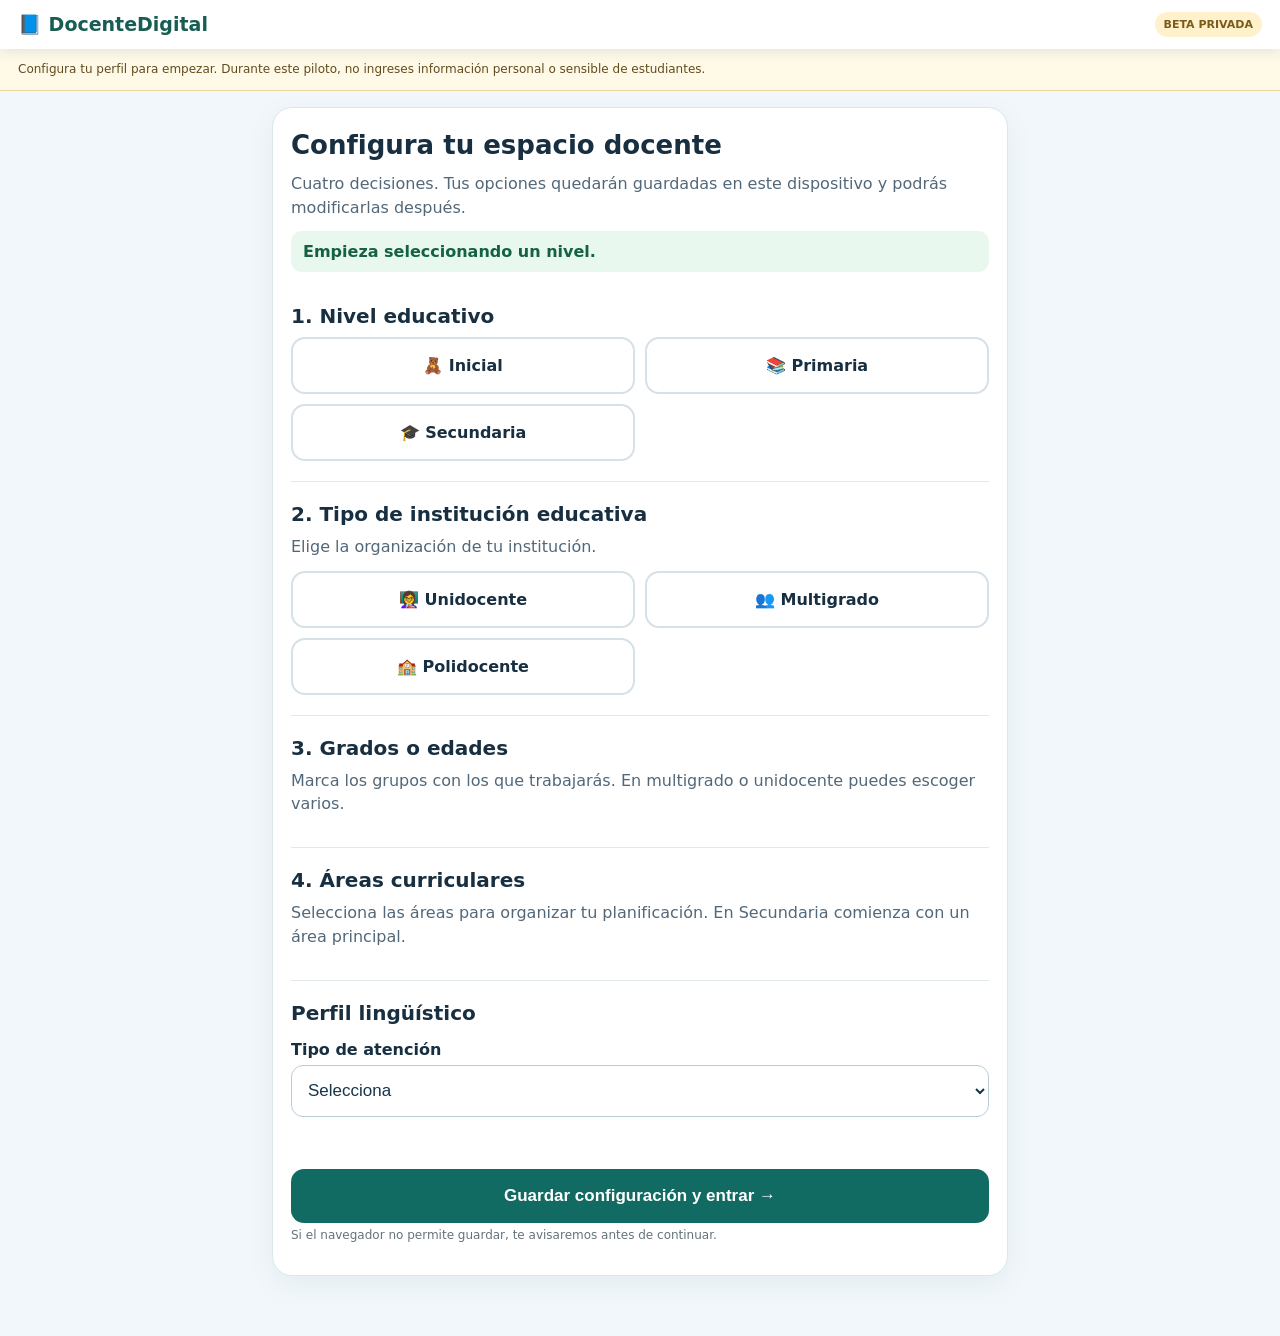
<file: index.html>
<!doctype html>
<html lang="es">
<head>
<meta charset="utf-8">
<meta name="viewport" content="width=device-width,initial-scale=1,viewport-fit=cover">
<title>DocenteDigital</title>
<script>
/* First-run gate: keep heavy planning modules out of first-time mobile setup.
   Do not reset existing work and never bypass the private-beta authorization. */
(function(){
  try{
    if(localStorage.getItem('docenteDigitalPrototype_reset_backup'))return;
    const raw=localStorage.getItem('docenteDigitalPrototype');
    let s={};
    if(raw){
      try{
        s=JSON.parse(raw);
      }catch(error){
        const key='docenteDigitalPrototype_recovery_'+new Date().toISOString().replace(/[:.]/g,'-');
        let backedUp=false;
        try{
          localStorage.setItem(key,raw);
          backedUp=localStorage.getItem(key)===raw;
          if(backedUp)localStorage.removeItem('docenteDigitalPrototype');
        }catch(_saveError){}
        try{
          sessionStorage.setItem('ddPreOnboardingRecovery',JSON.stringify({
            at:new Date().toISOString(),backedUp,error:String(error)
          }));
        }catch(_sessionError){}
        s={};
      }
    }
    const levels={Inicial:['3 años','4 años','5 años'],Primaria:['1.º','2.º','3.º','4.º','5.º','6.º'],Secundaria:['1.º','2.º','3.º','4.º','5.º']};
    const validLevel=Object.prototype.hasOwnProperty.call(levels,s?.level);
    const grades=Array.isArray(s?.grades)?s.grades:[];
    const areas=Array.isArray(s?.areas)?s.areas:[];
    const validBase=validLevel&&['Unidocente','Multigrado','Polidocente'].includes(s.ieType)&&
      grades.length>0&&grades.every(g=>levels[s.level].includes(g))&&areas.length>0&&
      !(s.ieType==='Polidocente'&&grades.length>1)&&
      !(s.level==='Secundaria'&&(s.ieType!=='Polidocente'||areas.length>1))&&
      !(s.level==='Inicial'&&areas.includes('Arte y Cultura'));
    const validLanguage=s?.linguisticMode==='Monolingüe castellano'||
      (s?.linguisticMode==='EIB'&&s.linguisticSelectionConfirmed===true&&
       s.indigenousLanguage&&s.indigenousLanguage!=='Ninguna');
    if(validBase&&validLanguage)return;
  }catch(_error){}
  const next=new URL('onboarding.html',location.href);
  next.search=location.search;
  location.replace(next.href);
})();
</script>

<link rel="stylesheet" href="styles.css">
<style>
.dd-setup-block{padding:18px 0;border-bottom:1px solid #e4ece8}
.dd-setup-block:last-child{border-bottom:0}
.dd-setup-block h1{font-size:clamp(22px,5vw,30px);margin-bottom:6px}
#setup .steps{position:static;display:flex;gap:8px;flex-wrap:wrap;margin-bottom:10px}
#setup .step{opacity:.9}
#setup .choice{min-height:52px;touch-action:manipulation;-webkit-tap-highlight-color:rgba(20,120,90,.12)}
#setup .choice.active{background:#dff5ec;border:2px solid #208966;color:#145b46;box-shadow:0 0 0 2px rgba(32,137,102,.08)}
body.dd-setup-mode .mobile-nav{display:none!important}
body.dd-setup-mode .content{padding-bottom:24px!important}
.dd-setup-selected{margin-top:8px;font-weight:800;color:#17694f}
@media(max-width:650px){#setup .card{padding:14px}#setup .dd-setup-block{padding:14px 0}#setup .choices{gap:8px}}

#setup{position:relative;z-index:80;pointer-events:auto}
#setup *{pointer-events:auto}
body.dd-setup-mode .mobile-nav{display:none!important}
body.dd-setup-mode .chatbar{display:none!important}
.dd-native-label{display:block;font-weight:800;margin-top:8px}
.dd-native-label select,#ddSetupNativeForm select{margin-top:7px;min-height:54px;font-size:18px;background:#fff}
.dd-native-group{border:1px solid #dbe7ef;border-radius:16px;padding:12px;margin:12px 0;background:#fbfdfc}
.dd-native-group legend{font-weight:900;color:#17694f;padding:0 6px}
.dd-native-group label{display:flex;align-items:center;gap:10px;min-height:46px;padding:7px 8px;border-radius:10px;font-weight:750}
.dd-native-group input[type="checkbox"]{width:24px;height:24px;accent-color:#0f766e;flex:0 0 auto}
.dd-native-group.dd-native-hidden{display:none}

.dd-radio-cards{display:grid;grid-template-columns:repeat(3,minmax(0,1fr));gap:10px}
.dd-radio-cards label{display:block;cursor:pointer}
.dd-radio-cards input{position:absolute;opacity:0;pointer-events:none}
.dd-radio-cards span{display:flex;align-items:center;justify-content:center;min-height:56px;padding:10px 12px;border:2px solid #d8e3e8;border-radius:16px;background:#fff;font-weight:900;color:#29465f;text-align:center}
.dd-radio-cards input:checked+span{border-color:#14846a;background:#daf4e9;color:#0d624e;box-shadow:0 0 0 2px rgba(20,132,106,.08)}
.dd-native-group label{cursor:pointer}
.dd-native-group input[type="checkbox"]{pointer-events:auto!important}
@media(max-width:650px){.dd-radio-cards{grid-template-columns:1fr 1fr}.dd-radio-cards label:last-child:nth-child(odd){grid-column:1/-1}}

#setup [data-dd-initial-csl][hidden]{display:none!important}
#setup .dd-native-group.dd-native-hidden{display:none!important}
#setup .dd-setup-selected{background:#e8f7f2;padding:10px;border-radius:10px}
.span12{grid-column:1/-1}
.dd-future-module{display:none!important}
#documentsList .document h3{margin:10px 0 4px;overflow-wrap:anywhere}
#documentsList .actions,#documentsHistory .actions{flex-wrap:wrap}
#documentsHistory{scroll-margin-top:80px}
</style>
</head>
<body>
<header class="topbar">
  <div class="brand"><span class="logo">📘</span><strong>DocenteDigital</strong></div>
  <div class="mode"><button id="easyBtn" class="active" onclick="setMode('easy')">🟢 FÁCIL</button><button id="expertBtn" onclick="setMode('expert')">🔵 EXPERTO</button></div>
</header>
<div class="layout">
  <aside class="sidebar">
    <button class="nav active" data-screen="home" onclick="go('home')">🏠 Inicio</button>
    <button class="nav" data-screen="inputs" onclick="go('inputs');window.DDPedagogicalInputs?.open()">🧭 Mi contexto</button>
    <button class="nav" data-screen="annual" onclick="go('annual');window.DDAnnualPlanning?.open()">📅 Programación anual</button>
    <button class="nav" data-screen="plan" onclick="go('plan')">📘 Unidades y proyectos</button>
    <button class="nav" data-screen="session" onclick="go('session')">📝 Sesiones</button>
    <button class="nav" data-screen="materials" onclick="go('materials')">🧩 Materiales</button>
    <button class="nav" data-screen="evaluation" onclick="go('evaluation')">📏 Instrumentos de evaluación</button>
    <button class="nav" onclick="go('evaluation');window.DDEvaluation?.openRegister()">📋 Registro auxiliar</button>
    <button class="nav" data-screen="documents" onclick="go('documents');window.DDDocumentLibrary?.open()">📂 Mis documentos</button>
    <button class="nav" data-screen="settings" onclick="go('settings')">⚙️ Configuración</button>
  </aside>
  <main class="content">
    <section id="setup" class="screen setup">
      <form id="ddSetupNativeForm" class="card" novalidate onsubmit="return false">
        <div class="steps"><span class="step active">1. Nivel</span><span class="step active">2. Tipo de IE</span><span class="step active">3. Grados/edades</span><span class="step active">4. Áreas</span></div>
        <p id="ddNativeSelectionStatus" class="dd-setup-selected" role="status" aria-live="polite">Empieza seleccionando un nivel.</p>

        <div class="dd-setup-block" id="ddStepLevel">
          <h1>1. Nivel educativo</h1>
          <p class="sub">Toca una opción.</p>
          <div class="dd-radio-cards">
            <label><input type="radio" name="ddLevel" value="Inicial"><span>🧸 Inicial</span></label>
            <label><input type="radio" name="ddLevel" value="Primaria"><span>📚 Primaria</span></label>
            <label><input type="radio" name="ddLevel" value="Secundaria"><span>🎓 Secundaria</span></label>
          </div>
        </div>

        <div class="dd-setup-block" id="ddStepIE">
          <h1>2. Tipo de IE</h1>
          <p class="sub">Toca la forma de organización de tu institución.</p>
          <div class="dd-radio-cards">
            <label><input type="radio" name="ddIE" value="Unidocente"><span>👩‍🏫 Unidocente</span></label>
            <label><input type="radio" name="ddIE" value="Multigrado"><span>👥 Multigrado</span></label>
            <label><input type="radio" name="ddIE" value="Polidocente"><span>🏫 Polidocente</span></label>
          </div>
        </div>

        <div class="dd-setup-block" id="ddStepGrades">
          <h1>3. Grados o edades</h1>
          <p class="sub">Toca uno o varios. Solo se guardarán los que correspondan al nivel elegido.</p>

          <fieldset class="dd-native-group" data-dd-grade-group="Inicial">
            <legend>Inicial</legend>
            <label><input type="checkbox" value="3 años"> <span>3 años</span></label>
            <label><input type="checkbox" value="4 años"> <span>4 años</span></label>
            <label><input type="checkbox" value="5 años"> <span>5 años</span></label>
          </fieldset>

          <fieldset class="dd-native-group" data-dd-grade-group="Primaria">
            <legend>Primaria — selecciona solo los grados que enseñas</legend>
            <p class="sub"><b>III ciclo:</b> 1.º y 2.º</p>
            <label><input type="checkbox" value="1.º"> <span>1.º</span></label>
            <label><input type="checkbox" value="2.º"> <span>2.º</span></label>
            <p class="sub"><b>IV ciclo:</b> 3.º y 4.º</p>
            <label><input type="checkbox" value="3.º"> <span>3.º</span></label>
            <label><input type="checkbox" value="4.º"> <span>4.º</span></label>
            <p class="sub"><b>V ciclo:</b> 5.º y 6.º</p>
            <label><input type="checkbox" value="5.º"> <span>5.º</span></label>
            <label><input type="checkbox" value="6.º"> <span>6.º</span></label>
          </fieldset>

          <fieldset class="dd-native-group" data-dd-grade-group="Secundaria">
            <legend>Secundaria</legend>
            <label><input type="checkbox" value="1.º"> <span>1.º</span></label>
            <label><input type="checkbox" value="2.º"> <span>2.º</span></label>
            <label><input type="checkbox" value="3.º"> <span>3.º</span></label>
            <label><input type="checkbox" value="4.º"> <span>4.º</span></label>
            <label><input type="checkbox" value="5.º"> <span>5.º</span></label>
          </fieldset>
        </div>

        <div class="dd-setup-block" id="ddStepAreas">
          <h1>4. Áreas</h1>
          <p class="sub">Marca las áreas con las que trabajarás.</p>

          <fieldset class="dd-native-group" data-dd-area-group="Inicial">
            <legend>Áreas de Inicial</legend>
            <label><input type="checkbox" value="Comunicación"> <span>Comunicación</span></label>
            <label><input type="checkbox" value="Matemática"> <span>Matemática</span></label>
            <label><input type="checkbox" value="Personal Social"> <span>Personal Social</span></label>
            <label><input type="checkbox" value="Ciencia y Tecnología"> <span>Ciencia y Tecnología</span></label>
            <label><input type="checkbox" value="Psicomotriz"> <span>Psicomotriz</span></label>
            <label data-dd-initial-csl hidden><input type="checkbox" value="Castellano como segunda lengua"> <span>Castellano como segunda lengua (solo si corresponde EIB)</span></label>
          </fieldset>

          <fieldset class="dd-native-group" data-dd-area-group="Primaria">
            <legend>Áreas de Primaria</legend>
            <label><input type="checkbox" value="Comunicación"> <span>Comunicación</span></label>
            <label><input type="checkbox" value="Matemática"> <span>Matemática</span></label>
            <label><input type="checkbox" value="Personal Social"> <span>Personal Social</span></label>
            <label><input type="checkbox" value="Ciencia y Tecnología"> <span>Ciencia y Tecnología</span></label>
            <label><input type="checkbox" value="Arte y Cultura"> <span>Arte y Cultura</span></label>
            <label><input type="checkbox" value="Educación Física"> <span>Educación Física</span></label>
            <label><input type="checkbox" value="Educación Religiosa"> <span>Educación Religiosa</span></label>
          </fieldset>

          <fieldset class="dd-native-group" data-dd-area-group="Secundaria">
            <legend>Áreas de Secundaria</legend>
            <label><input type="checkbox" value="Comunicación"> <span>Comunicación</span></label>
            <label><input type="checkbox" value="Matemática"> <span>Matemática</span></label>
            <label><input type="checkbox" value="Ciencia y Tecnología"> <span>Ciencia y Tecnología</span></label>
            <label><input type="checkbox" value="Ciencias Sociales"> <span>Ciencias Sociales</span></label>
            <label><input type="checkbox" value="DPCC"> <span>DPCC</span></label>
            <label><input type="checkbox" value="Inglés"> <span>Inglés</span></label>
            <label><input type="checkbox" value="Educación Física"> <span>Educación Física</span></label>
            <label><input type="checkbox" value="Arte y Cultura"> <span>Arte y Cultura</span></label>
            <label><input type="checkbox" value="Educación Religiosa"> <span>Educación Religiosa</span></label>
            <label><input type="checkbox" value="EPT"> <span>EPT</span></label>
          </fieldset>

          <div class="card inner">
            <h3>🌎 Perfil lingüístico</h3>
            <div class="form2">
              <label>Atención lingüística
                <select id="linguisticMode" required>
                  <option value="">Selecciona una opción</option>
                  <option value="EIB">Educación Intercultural Bilingüe (EIB)</option>
                  <option value="Monolingüe castellano">Monolingüe castellano</option>
                </select>
              </label>
              <label>Lengua de trabajo
                <select id="language">
                  <option value="Castellano">Castellano</option>
                  <option value="Lengua originaria">Lengua originaria</option>
                  <option value="Bilingüe">Bilingüe</option>
                </select>
              </label>
              <label class="full">Lengua originaria / variedad principal
                <select id="quechuaVar"><option value="Ninguna">Ninguna</option></select>
              </label>
            </div>
          </div>

          <div id="ddNativeSetupMessage" class="notice hidden"></div>
          <div class="actions topgap"><button class="btn block" type="submit">Guardar configuración y entrar →</button></div>
        </div>
      </form>
    </section>

    <section id="home" class="screen">
      <div class="hero"><span class="pill">Docente Digital Esencial · Beta privada</span><h1>Planifica, enseña y evalúa en un solo lugar.</h1><p id="homeContext"></p><p>Empieza con tu programación anual o crea directamente una unidad. De ella saldrán las sesiones, los materiales y los instrumentos.</p><div class="actions topgap"><button class="btn alt" onclick="continueWork()">▶ Retomar mi último trabajo</button><button class="btn alt" onclick="go('inputs');window.DDPedagogicalInputs?.open()">🧭 Añadir calendario comunal e insumos</button></div></div>
      <div class="grid">
        <button class="card action-card span4" onclick="go('annual');window.DDAnnualPlanning?.open()"><span>📅</span><h2>1. Programación anual</h2><p>Organiza los meses y prepara sus unidades.</p></button>
        <button class="card action-card span4" onclick="go('plan');showUnit()"><span>📘</span><h2>2. Unidades y proyectos</h2><p>Organiza la planificación contextualizada de tus estudiantes.</p></button>
        <button class="card action-card span4" onclick="go('session')"><span>📝</span><h2>3. Sesiones</h2><p>Prepara la actividad seleccionada de tu unidad.</p></button>
        <button class="card action-card span4" onclick="go('materials')"><span>🧩</span><h2>4. Materiales</h2><p>Fichas y recursos relacionados con la sesión.</p></button>
        <button class="card action-card span4" onclick="go('evaluation')"><span>📏</span><h2>5. Instrumentos</h2><p>Rúbricas, listas de cotejo y otras formas de evaluar.</p></button>
        <button class="card action-card span4" onclick="go('evaluation');window.DDEvaluation?.openRegister()"><span>📋</span><h2>6. Registro auxiliar</h2><p>Registra evidencias y descarga resultados en Excel.</p></button>
        <button class="card action-card span4" onclick="go('documents');window.DDDocumentLibrary?.open()"><span>📂</span><h2>7. Mis documentos</h2><p>Recupera, reutiliza y consulta versiones guardadas.</p></button>
      </div>
    </section>

    <section id="inputs" class="screen"><h1>Mi contexto pedagógico</h1><p class="sub">Insumos opcionales para personalizar la planificación sin repetir información.</p><div id="pedagogicalInputsRoot"></div></section>

    <section id="annual" class="screen">
      <h1>Programación anual</h1>
      <p class="sub">Planifica de marzo a diciembre y crea una unidad desde cualquier mes. Si modificas el título de una unidad vinculada, la programación también se actualiza.</p>
      <div id="annualRoot"></div>
    </section>

    <section id="plan" class="screen">
      <h1>Unidades y proyectos</h1><p class="sub">Los datos de tu institución se reutilizan. Crea una planificación y úsala para preparar las sesiones.</p>
      <div class="grid">
        <div class="card span4 dd-future-module"><h2>🩺 Evaluación diagnóstica</h2><p>Recoge evidencias iniciales y ayuda a decidir apoyos y prioridades.</p><button class="btn block" onclick="window.DDPlanningTools?.openDiagnostic()">Crear diagnóstico</button></div>
        <div class="card span4"><h2>📅 Programación anual</h2><p>Elige un mes y crea su unidad con el título y contexto propuestos.</p><button class="btn alt block" onclick="window.DDPlanningTools?.openAnnual()">Abrir programación anual</button></div>
        <div class="card span12"><h2>📚 Unidad / Proyecto</h2><p>Crea y guarda unidades o proyectos para reutilizarlos en las sesiones.</p><button class="btn amber block" onclick="showUnit()">Crear nueva</button></div>
      </div>

      <div id="unitsLibrary" class="card topgap">
        <h2>📂 Mis unidades/proyectos</h2>
        <p class="sub">Aquí aparecen las unidades y proyectos que crees. Puedes abrirlos, descargarlos en Word o usarlos para preparar sesiones.</p>
        <div id="unitsList"></div>
      </div>

      <div id="diagnosticPanel" class="card hidden topgap"><h2>🩺 Evaluación diagnóstica</h2><div class="notice">Referencia automática: competencias y aprendizajes del grado anterior.</div><div class="form2"><label>Área<select id="diagnosticArea"></select></label><label>Tipo<select><option>Mixta</option><option>Escrita</option><option>Oral</option><option>Desempeño</option></select></label></div><button class="btn topgap" onclick="generateDiagnostic()">✨ Crear diagnóstico</button><div id="diagnosticResult" class="hidden"></div></div>

      <div id="unitPanel" class="card hidden topgap">
        <h2>📚 Crear unidad/proyecto</h2><div id="unitContext" class="success"></div>
        <div class="form2">
          <label>Tipo<select id="unitType" onchange="refreshUnitTitleSuggestions()"><option>Unidad de aprendizaje</option><option>Proyecto de aprendizaje</option></select></label>
          <label>Duración<select id="unitDuration"><option>1 semana</option><option>2 semanas</option><option>3 semanas</option><option>4 semanas</option><option>5 semanas</option><option>6 semanas</option></select></label>
          <label class="full">Título de la unidad/proyecto
  <input id="unitTitle" placeholder="Escribe un tema/título o deja que DocenteDigital te ayude" oninput="this.dataset.autoTitle='false';delete this.dataset.ddSuggestedTitle">
  <div id="unitTitleSuggestions" class="dd-title-suggestions"><small>El contexto mejora la precisión, pero no es obligatorio: DocenteDigital puede proponerte un punto de partida.</small></div>
</label>
          <label class="full">Idea o contexto de partida <span class="pill">Opcional</span><textarea id="unitSituation" oninput="refreshUnitTitleSuggestions()" placeholder="Puedes describir un interés, necesidad, problema u oportunidad real. Si lo dejas vacío, DocenteDigital propondrá un contexto pedagógico editable."></textarea><small>Lo ideal es que el docente aporte el contexto real. Si no lo hace, DocenteDigital propondrá uno prudente a partir del título, nivel, edades/grados y áreas, sin inventar datos locales como hechos.</small><div class="actions topgap"><button type="button" class="btn ghost" onclick="window.ddAssistPlanningContext?.(true)">✨ Ayúdame a proponer el contexto</button></div></label>
        </div>
        <div class="expert-only notice">Modo Experto: competencias, capacidades, desempeños, criterios, enfoques y fuentes normativas.</div>
        <button class="btn" onclick="createUnitDemo()">✨ Crear propuesta completa</button>
        <div id="unitReady" class="success hidden">Unidad creada y guardada en “Mis unidades/proyectos”.</div>
      </div>

      <div id="unitOutput" class="card hidden topgap"></div>
    </section>

    <section id="session" class="screen">
      <h1>Crear mi sesión</h1><p class="sub">La app reutiliza la unidad/proyecto, diferencia las tareas por grado y permite descargar o compartir la sesión en Word.</p>
      <div class="card"><div id="sessionContext" class="success"></div><div class="form2"><label>Unidad / Proyecto actual<select id="sessionUnit" onchange="loadUnitForSession()"></select></label><label>Actividad programada<select id="activity" onchange="syncTitle()"></select></label><label class="full">Título de la sesión <span class="pill">Automático</span><input id="sessionTitle" readonly><small>Copiado de la actividad programada.</small></label><label>Duración
    <select id="sessionDuration">
      <option>40 minutos</option>
      <option>45 minutos</option>
      <option>60 minutos</option>
      <option>90 minutos</option>
      <option>120 minutos</option>
      <option>135 minutos</option>
      <option>150 minutos</option>
      <option>180 minutos</option>
    </select>
    <small>Puede ajustarse según el área, la actividad y la organización de la jornada.</small>
  </label><label>Recursos de hoy<select id="sessionResources"><option>Materiales básicos</option><option>Con impresora</option><option>TV/proyector</option><option>Tabletas/celulares</option></select></label></div><div class="expert-only notice">Modo Experto: revisión de competencia, desempeño, criterio, evidencia e instrumento.</div><button class="btn block topgap" onclick="generateSession()">✨ PREPARAR MI SESIÓN MAESTRA</button></div>
      <div id="sessionOutput" class="card hidden topgap"><div class="tabs"><span class="tab active">Sesión</span><span class="tab">Ficha</span><span class="tab">Instrumento</span><span class="tab">Formalización</span><span class="tab">PPT</span></div><div class="document" id="sessionDocument"></div><div class="notice topgap">La corrección con IA todavía no está conectada. Esta función no se considera disponible para lanzamiento.</div><div class="chatbar"><input id="chatInput" placeholder="Corrección con IA · Próximamente" disabled aria-disabled="true" title="Función aún no disponible"><button class="btn" disabled aria-disabled="true" title="Función aún no disponible">Enviar · Próximamente</button></div><div id="chatLog"></div></div>
    </section>

    <section id="materials" class="screen">
      <h1>Materiales</h1>
      <p class="sub">Crea lecturas, fichas, tarjetas, problemas y recursos conectados con tu unidad, proyecto o sesión. DocenteDigital reutiliza el contexto, grado, área y perfil de tu institución.</p>

      <div class="card">
        <div class="form2">
          <label>Tomar como referencia
            <select id="materialSource">
              <option value="session">Última actividad/sesión creada</option>
              <option value="unit">Unidad/proyecto actual</option>
              <option value="free">Tema libre</option>
            </select>
          </label>

          <label>Tipo de material
            <select id="materialType">
              <option>Lectura</option>
              <option>Ficha de trabajo</option>
              <option>Tarjetas palabra-imagen</option>
              <option>Banco de problemas</option>
              <option>Conceptos para pizarra</option>
              <option>Organizador de aprendizaje</option>
            </select>
          </label>

          <label>Área
            <select id="materialArea"></select>
          </label>

          <label>Grado / edad
            <select id="materialGrade"></select>
          </label>

          <label>Idioma
            <select id="materialLanguage">
              <option>Castellano</option>
              <option>Lengua originaria</option>
              <option>Bilingüe</option>
            </select>
          </label>

          <label>Lengua originaria / variedad
            <select id="materialQuechua"><option value="Ninguna">Ninguna</option></select>
          </label>

          <label class="full">Tema o propósito del material
            <input id="materialTopic" placeholder="Ej.: animales mamíferos, germinación, igualdades, la siembra...">
            <small>Si lo dejas vacío, DocenteDigital tomará el tema de tu última sesión o unidad/proyecto.</small>
          </label>

          <label class="full">Texto o recurso base <span class="pill">Opcional</span>
            <textarea id="materialSourceText" placeholder="Pega aquí un texto, fragmento de libro, lectura, noticia, consigna o contenido que quieras transformar en ficha, lectura guiada u organizador."></textarea>
            <small>DocenteDigital reutilizará este contenido en lugar de inventar otro. Ideal para adaptar un material existente a distintos grados.</small>
          </label>

          <label class="full">Indicación adicional <span class="pill">Opcional</span>
            <textarea id="materialInstruction" placeholder="Ej.: para 1.° usar frases cortas; incluir 10 ejercicios; preparar para colorear; mayor nivel de análisis para 5.°..."></textarea>
          </label>
        </div>

        <div class="notice">En materiales EIB, confirma la lengua y variedad antes de generar. DocenteDigital no debe presentar como validada una traducción que no haya sido revisada.</div>

        <div class="actions topgap">
          <button class="btn" type="button" onclick="window.DDMaterials?.create()">✨ Crear material</button>
          <button class="btn amber" type="button" onclick="window.DDMaterials?.createBundle()">📦 Crear paquete de la sesión</button>
          <button class="btn alt" type="button" onclick="window.DDMaterials?.useCurrent()">↻ Usar mi planificación actual</button>
          <button class="btn ghost" type="button" onclick="go('aihub')">🖼 Buscar imagen en biblioteca</button>
        </div>

        <div id="materialOutput" class="document hidden topgap"></div>
      </div>

      <div class="card topgap">
        <div class="dd-panel-head">
          <div><span class="pill">Reutilizar antes de volver a crear</span><h2>Mis materiales recientes</h2></div>
        </div>
        <div id="materialHistory" class="dd-material-history"></div>
      </div>
    </section>

    <section id="evaluation" class="screen">
      <h1>Instrumentos de evaluación y registro auxiliar</h1>
      <p class="sub">Registra evidencias y niveles a partir de los criterios ya existentes. DocenteDigital reutiliza unidad, sesiones, criterios e instrumentos sin volver a generar información innecesaria.</p>
      <div class="grid">
        <div class="card span4"><h2>📋 Registro de evaluación</h2><p>Usa criterios y evidencias de la planificación.</p><button class="btn alt block" type="button" onclick="window.DDEvaluation?.openRegister()">Abrir registro</button></div>
        <div class="card span4"><h2>🧪 Evaluación de unidad/proyecto</h2><p>Construye una evaluación alineada con los criterios trabajados.</p><button class="btn amber block" type="button" onclick="window.DDEvaluation?.openAssessment()">Crear evaluación</button></div>
        <div class="card span4 dd-future-module"><h2>📝 Conclusiones descriptivas</h2><p>Genera borradores desde los registros existentes, sin repetir el trabajo docente.</p><button class="btn block" type="button" onclick="window.DDEvaluation?.openConclusions()">Generar borradores</button></div>
        <div class="card span6"><h2>📏 Rúbrica desde mis criterios</h2><p>Convierte criterios ya aprobados en descriptores observables y editables.</p><button class="btn alt block" type="button" onclick="window.DDEvaluation?.openRubric()">Crear rúbrica</button></div>
        <div class="card span6 dd-future-module"><h2>💬 Retroalimentación y siguiente paso</h2><p>Propone un borrador desde la evidencia registrada; el docente revisa antes de usarlo.</p><button class="btn alt block" type="button" onclick="window.DDEvaluation?.openFeedback()">Preparar retroalimentación</button></div>
      </div>
      <div id="evaluationPanel" class="card hidden topgap"></div>
    </section>

    <section id="documents" class="screen">
      <h1>Mis documentos</h1>
      <p class="sub">Aquí se guardan versiones de las unidades, sesiones, fichas e instrumentos creados. Se conservan en este navegador: descarga también una copia externa para mayor seguridad.</p>
      <div id="documentsMessage" class="notice hidden" role="status" aria-live="polite"></div>
      <div id="documentsList" class="topgap"></div>
      <div id="documentsHistory" class="card hidden topgap"></div>
    </section>

    <section id="director" class="screen">
      <h1>Espacio del Director</h1>
      <p class="sub">Documentos de gestión reutilizando los datos institucionales ya guardados. No inventa normativa: cualquier base legal debe verificarse antes de incorporarla.</p>
      <div class="grid">
        <div class="card span4"><h2>✍️ Crear documento</h2><p>Oficios, informes, memorandos, actas y resoluciones editables.</p><button class="btn alt block" type="button" onclick="window.DDDirector?.openDocument()">Crear documento</button></div>
        <div class="card span4"><h2>📘 Planes y gestión</h2><p>Construye una estructura editable para planes institucionales y de trabajo.</p><button class="btn alt block" type="button" onclick="window.DDDirector?.openPlan()">Abrir planes</button></div>
        <div class="card span4"><h2>📂 Documentos recientes</h2><p>Reutiliza documentos creados anteriormente sin volver a empezar.</p><button class="btn block" type="button" onclick="window.DDDirector?.openHistory()">Ver documentos</button></div>
      </div>
      <div id="directorPanel" class="card hidden topgap"></div>
    </section>

    <section id="settings" class="screen"><h1>Configuración</h1><p class="sub">Datos institucionales y pedagógicos reutilizables.</p><div class="card"><div id="settingsSummary" class="success"></div><button class="btn" onclick="restartSetup()">Editar Nivel/Tipo/Grados/Áreas</button> <button class="btn ghost" onclick="resetDemo()">Restablecer datos</button><details class="topgap"><summary>Funciones futuras conservadas</summary><p>La gestión directiva y otros módulos se conservan, pero quedan fuera de esta primera versión comercial.</p><button class="btn alt" onclick="go('director')">Abrir prototipo Director</button></details></div></section>
  </main>
</div>
<nav class="mobile-nav"><button class="active" data-screen="home" onclick="go('home')"><b>🏠</b>Inicio</button><button data-screen="plan" onclick="go('plan')"><b>📘</b>Unidades</button><button data-screen="session" onclick="go('session')"><b>📝</b>Sesiones</button><button data-screen="materials" onclick="go('materials')"><b>🧩</b>Materiales</button><button data-screen="evaluation" onclick="go('evaluation')"><b>📊</b>Evaluación</button></nav>
<script src="storage-recovery-v26.js"></script>
<script src="storage-access-guard-v71.js"></script>
<script src="app.js"></script>
<script src="official-curriculum-v1.js"></script>
<script src="pedagogical-source-base-v1.js"></script>
<script src="export-fallback-guard-v39.js"></script>
<script src="director-prototype-guard-v40.js"></script>
<script src="initial-curriculum-guard-v72.js"></script>
<script src="enhancements.js"></script>
<script src="planning-structure-v1.js"></script>
<script src="format-v2.js"></script>
<script src="teacher-context-v1.js"></script>
<script src="pedagogical-inputs-v1.js"></script>
<script src="context-semantic-v20.js"></script>
<script src="intent-engine-v21.js"></script>
<script src="proposal-choice-v8.js"></script>
<script src="title-context-v38.js"></script>
<script>window.unitBrief=window.unitBrief||function(u){return (u&&((u.situationBrief||u.situation)||''))||'';};</script>
<script src="schedule-v3.js"></script>
<script src="strategies-v4.js"></script>
<script src="master-session-v1.js"></script>
<script src="resources-v5.js"></script>
<script src="schedule-prompt-v6.js"></script>
<script src="ai-library-router-v1.js"></script>\n<script src="openai-runtime-v1.js"></script>
<script src="materials-v1.js"></script>
<script src="xlsx-export-v1.js"></script>
<script src="evaluation-v1.js"></script>
<script src="sesiones-maestras-core-v1.js"></script>
<script src="planning-tools-v1.js"></script>
<script src="annual-planning-v2.js"></script>
<script src="director-v1.js"></script>
<script src="docx-export-v29.js"></script>
<script src="persistence-truth-v63.js"></script>
<script src="mobile-navigation-guard-v60.js"></script>
<script src="beta-launch-safety-v1.js"></script>
<script src="initial-surface-guard-v1.js"></script>
<script src="product-audit-runtime-v1.js"></script>
<script src="setup-native-v2.js"></script>
<script src="unit-export-quality-v11.js"></script>
<script src="planning-chain-integrity-v10.js"></script>
<script src="review-inline-v46.js"></script>
<script src="pedagogical-engine-v2-data.js"></script>
<script src="planning-engine-v3-core.js"></script>
<script src="pedagogical-engine-v2.js"></script>
<script src="document-library-v1.js"></script>
<script src="class-kit-v1.js"></script>

</body>
</html>
</file>
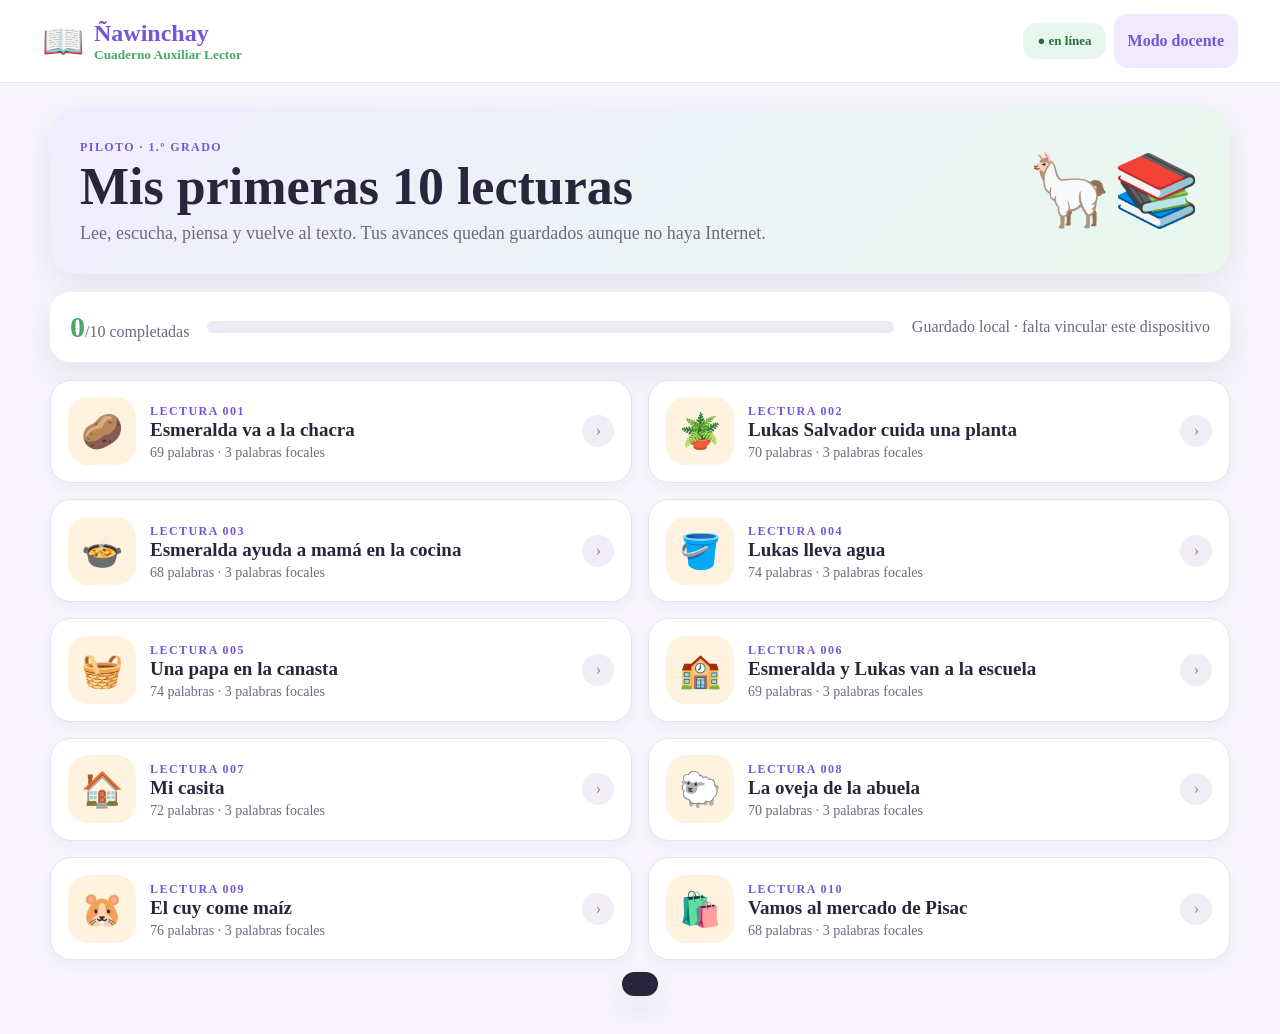
<file: nawinchay/index.html>
<!doctype html>
<html lang="es">
<head>
  <meta charset="utf-8" />
  <meta name="viewport" content="width=device-width, initial-scale=1, viewport-fit=cover" />
  <meta name="theme-color" content="#7356d8" />
  <meta name="description" content="Ñawinchay — Cuaderno Auxiliar Lector. Piloto de 1.º grado offline-first." />
  <meta name="referrer" content="no-referrer" />
  <meta http-equiv="Content-Security-Policy" content="default-src 'self'; connect-src 'self' https://frhtvbcuaufeybpokomz.supabase.co; img-src 'self' data: https://frhtvbcuaufeybpokomz.supabase.co; style-src 'self'; script-src 'self'; manifest-src 'self'; worker-src 'self'; media-src 'self' blob: https://frhtvbcuaufeybpokomz.supabase.co; base-uri 'self'; form-action 'self'" />
  <link rel="manifest" href="manifest.json" />
  <link rel="stylesheet" href="styles.css" />
  <link rel="stylesheet" href="mobile-v4.css" />
  <title>Ñawinchay · Piloto 1.º</title>
</head>
<body>
  <header class="topbar">
    <div class="brand"><span class="brand-mark">📖</span><div><strong>Ñawinchay</strong><small>Cuaderno Auxiliar Lector</small></div></div>
    <div class="top-actions">
      <span id="netBadge" class="badge">● comprobando</span>
      <button id="installBtn" class="ghost" hidden>Instalar</button>
      <button id="modeBtn" class="ghost">Modo docente</button>
    </div>
  </header>
  <main id="app" class="shell">
    <section id="studentHome" class="view">
      <div class="hero"><div><span class="eyebrow">PILOTO · 1.º GRADO</span><h1>Mis primeras 10 lecturas</h1><p>Lee, escucha, piensa y vuelve al texto. Tus avances quedan guardados aunque no haya Internet.</p></div><div class="mascot">🦙📚</div></div>
      <div class="progress-card"><div><strong id="doneCount">0</strong><span>/10 completadas</span></div><div class="bar"><i id="globalBar"></i></div><span id="syncLabel">Guardado en este dispositivo</span></div>
      <div id="readingGrid" class="reading-grid"></div>
    </section>
    <section id="readerView" class="view hidden">
      <button id="backBtn" class="back">← Volver a mis lecturas</button>
      <div class="reader-head"><div><span id="readingCode" class="eyebrow"></span><h1 id="readingTitle"></h1></div><div id="readingEmoji" class="scene-emoji"></div></div>
      <div id="stepper" class="stepper"></div><div id="stage" class="stage"></div>
      <div class="reader-nav"><button id="prevBtn" class="secondary">Anterior</button><button id="nextBtn" class="primary">Continuar</button></div>
    </section>
    <section id="teacherView" class="view hidden">
      <div class="hero compact"><div><span class="eyebrow">MODO DOCENTE · PILOTO LOCAL</span><h1>Registro de progreso</h1><p>Resumen de lo realizado en este dispositivo. El envío al servidor se activa cuando la tableta queda vinculada.</p></div><div class="mascot">📊</div></div>
      <div class="dashboard"><article><b id="metricCompleted">0</b><span>lecturas completadas</span></article><article><b id="metricAnswers">0</b><span>respuestas registradas</span></article><article><b id="metricRereads">0</b><span>relecturas</span></article><article><b id="metricPending">0</b><span>eventos por sincronizar</span></article></div>
      <div class="panel"><h2>Detalle por lectura</h2><div id="teacherRows"></div></div>
      <div class="panel connection-panel"><h2>Vinculación segura con Supabase</h2><p>La tableta genera un código temporal. El docente lo confirma para el estudiante correspondiente y, después, la app puede descargar asignaciones y enviar el progreso.</p><div class="connect-row"><button id="pairBtn" class="primary">Generar código</button><strong id="pairCodeDisplay" class="case-chip">—</strong><button id="checkPairBtn" class="secondary">Comprobar vinculación</button><button id="syncBtn" class="secondary">Sincronizar</button></div><p id="pairStatus" class="muted"></p></div>
      <div class="panel teacher-auth-panel"><h2>Confirmación docente del vínculo</h2><p class="muted">La sesión docente es temporal y se mantiene separada de la sesión anónima de esta tableta. La contraseña no se guarda.</p><div class="teacher-auth-grid"><input id="teacherEmail" type="email" inputmode="email" autocomplete="username" placeholder="Correo del docente"><input id="teacherPassword" type="password" autocomplete="current-password" placeholder="Contraseña"><button id="teacherLoginBtn" class="primary">Ingresar como docente</button><button id="teacherLogoutBtn" class="secondary" hidden>Cerrar sesión</button><select id="teacherStudentSelect" disabled><option value="">Inicia sesión docente…</option></select><input id="teacherPairCode" type="text" maxlength="6" autocapitalize="characters" placeholder="Código de 6 caracteres"><button id="confirmPairBtn" class="primary" disabled>Confirmar esta tableta</button></div><p id="teacherAuthStatus" class="muted"></p></div>
      <div class="panel"><h2>Diagnóstico de la tableta</h2><p class="muted">Comprueba instalación PWA, almacenamiento local, vínculo y asignaciones sin modificar datos.</p><button id="diagBtn" class="secondary">Ejecutar diagnóstico</button><div id="diagOutput" class="diag-output"></div></div>
    </section>
  </main>
  <div id="toast" class="toast" aria-live="polite"></div>
  <script src="config.js"></script><script src="js1.js"></script><script src="js2.js"></script><script src="js3.js"></script><script src="js4.js"></script>
</body></html>
</file>
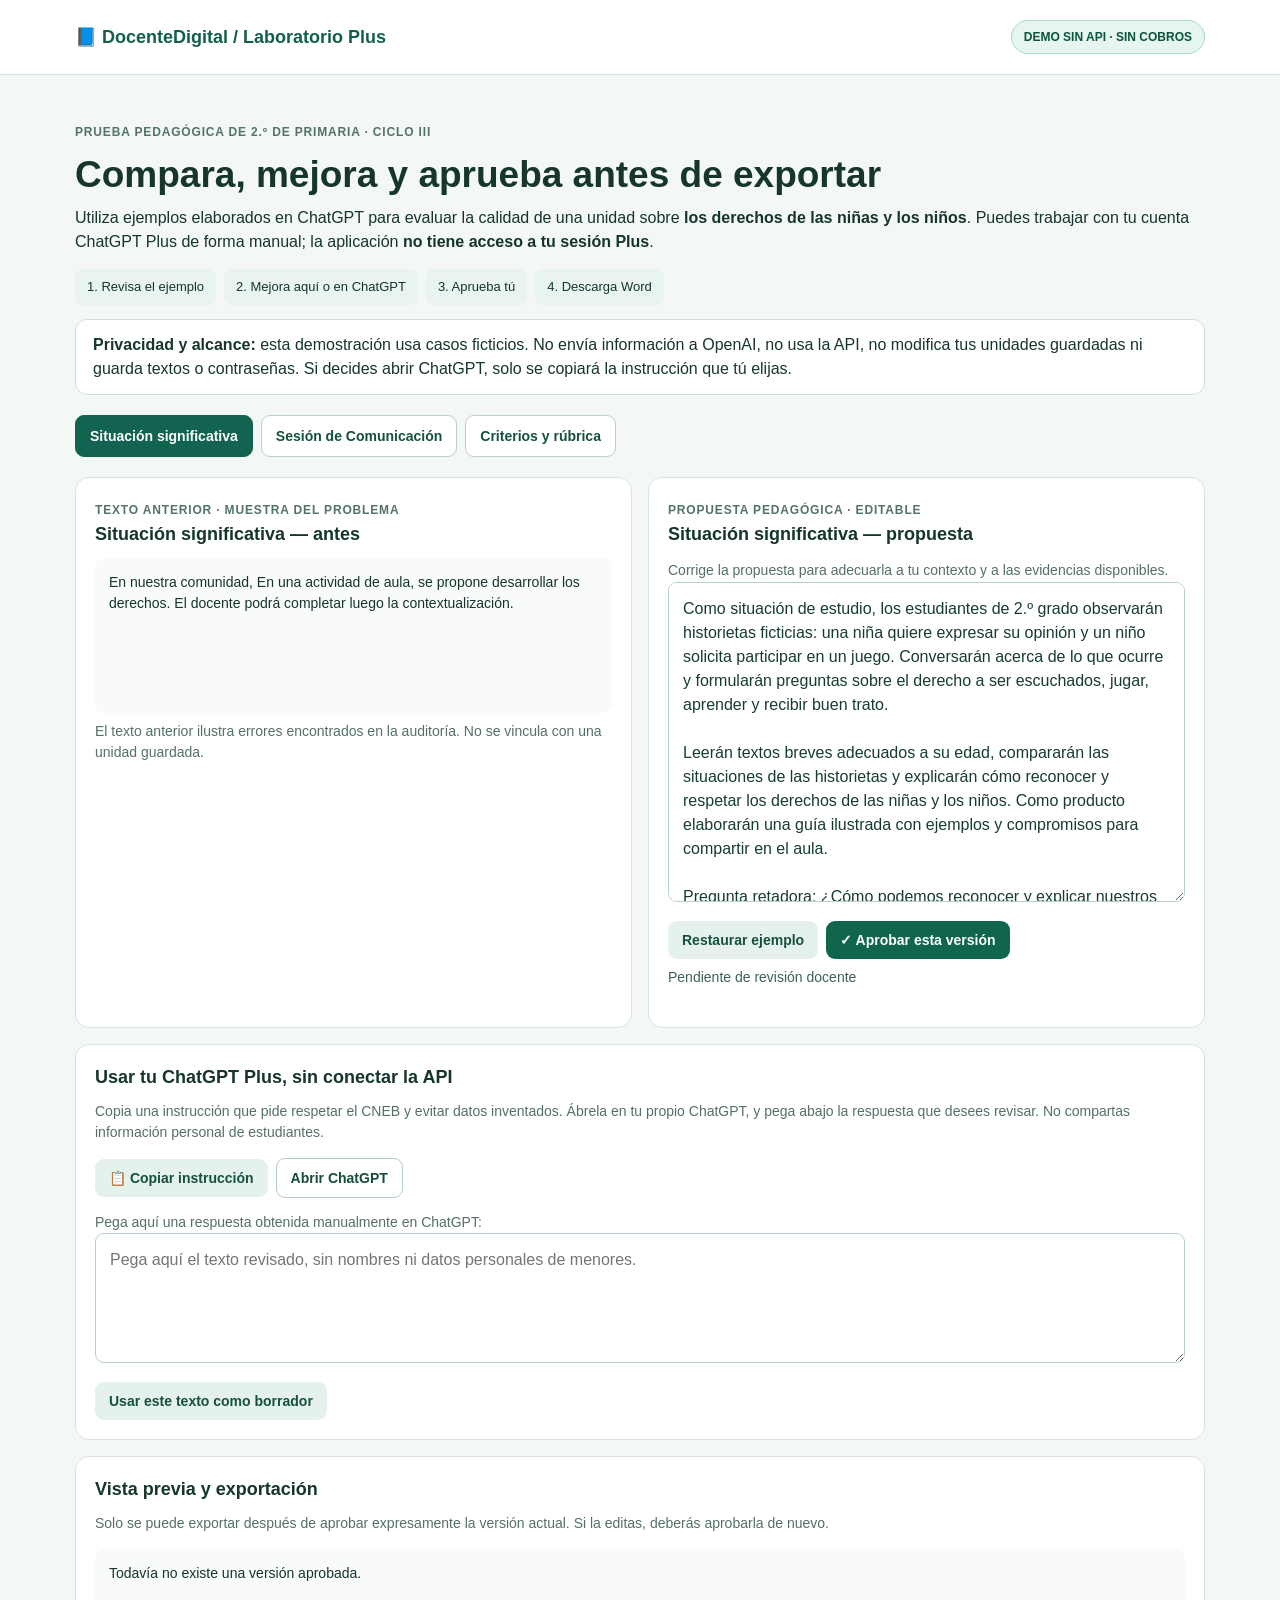
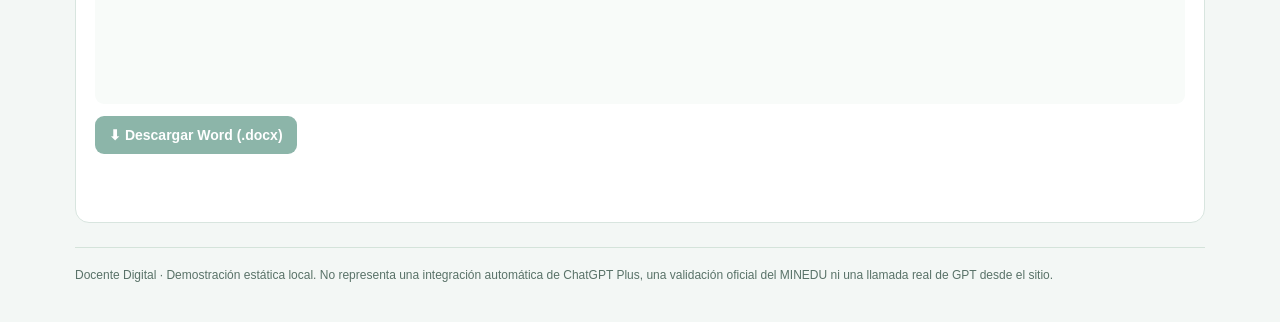
<file: laboratorio-plus.html>
<!doctype html>
<html lang="es">
<head>
<meta charset="utf-8">
<meta name="viewport" content="width=device-width,initial-scale=1">
<meta name="robots" content="noindex,nofollow">
<title>Laboratorio Plus · Docente Digital — demostración sin API</title>
<style>
:root{font-family:Arial,Helvetica,sans-serif;color:#15352d;background:#f3f7f5;line-height:1.5}
*{box-sizing:border-box}body{margin:0}.shell{max-width:1170px;margin:auto;padding:20px}
header{background:#fff;border-bottom:1px solid #d8e4de}.top{display:flex;gap:18px;justify-content:space-between;align-items:center;flex-wrap:wrap}
.brand{font-weight:800;font-size:18px;color:#12604c}.brand a{color:inherit;text-decoration:none}
.pill{display:inline-block;background:#e6f5ee;color:#09553f;border:1px solid #a9dbc5;border-radius:50px;font-size:12px;font-weight:800;padding:7px 12px}
h1{font-size:clamp(25px,4vw,37px);line-height:1.17;margin:10px 0}h2{font-size:18px;margin:0 0 10px}p{margin:8px 0 15px}
.intro{margin:24px 0 18px}.muted{color:#547068;font-size:14px}.note{padding:13px 17px;border:1px solid #d1ded8;border-radius:12px;background:#fff;margin:14px 0}
.tabs{display:flex;gap:8px;flex-wrap:wrap;margin:20px 0}.tabs button{border:1px solid #bad2c6;background:white;color:#155040;border-radius:9px;padding:12px 14px;font-weight:700;cursor:pointer}
.tabs button[aria-pressed=true]{background:#12634f;border-color:#12634f;color:white}
.grid{display:grid;grid-template-columns:1fr 1fr;gap:16px}.panel{border-radius:14px;background:white;border:1px solid #d8e5df;padding:19px;min-width:0}
.cap{font-size:12px;letter-spacing:.07em;text-transform:uppercase;color:#547368;font-weight:700}
.output{background:#f8fbf9;border-radius:9px;padding:14px;white-space:pre-wrap;overflow-wrap:anywhere;font-size:14px;min-height:155px}
textarea{width:100%;font:inherit;min-height:320px;resize:vertical;padding:14px;border:1px solid #b8cfc3;border-radius:9px;color:#163c30;background:#fff}
textarea:focus,button:focus-visible,a:focus-visible{outline:3px solid #81c6ab;outline-offset:2px}
button,.action{border:0;border-radius:9px;padding:11px 14px;font:700 14px Arial,sans-serif;cursor:pointer;text-decoration:none;display:inline-flex;align-items:center;justify-content:center;gap:7px}
.primary{background:#10654d;color:white}.secondary{background:#e5f1eb;color:#15513d}.outline{background:white;border:1px solid #b4cdc1;color:#164c3d}
button:disabled{opacity:.48;cursor:not-allowed}.row{display:flex;flex-wrap:wrap;align-items:center;gap:8px;margin-top:12px}
.status{font-size:14px;min-height:26px;color:#3c6253}.status.ok{color:#0c6d4c;font-weight:700}.status.warn{color:#a3432d}
.steps{display:flex;gap:8px;flex-wrap:wrap}.step{background:#e9f4ee;border-radius:8px;padding:8px 12px;font-size:13px}
.footer{border-top:1px solid #d4e3da;margin-top:24px;padding:18px 0;color:#597268;font-size:12px}
a{color:#0b624a}small{color:#5a756b}
@media(max-width:760px){.grid{grid-template-columns:1fr}.shell{padding:14px}.panel{padding:14px}textarea{min-height:270px}}
</style>
</head>
<body>
<header><div class="shell top"><div class="brand"><a href="index.html">📘 DocenteDigital</a> / Laboratorio Plus</div><span class="pill">DEMO SIN API · SIN COBROS</span></div></header>
<main class="shell">
<section class="intro">
 <span class="cap">Prueba pedagógica de 2.º de primaria · Ciclo III</span>
 <h1>Compara, mejora y aprueba antes de exportar</h1>
 <p>Utiliza ejemplos elaborados en ChatGPT para evaluar la calidad de una unidad sobre <strong>los derechos de las niñas y los niños</strong>. Puedes trabajar con tu cuenta ChatGPT Plus de forma manual; la aplicación <strong>no tiene acceso a tu sesión Plus</strong>.</p>
 <div class="steps"><span class="step">1. Revisa el ejemplo</span><span class="step">2. Mejora aquí o en ChatGPT</span><span class="step">3. Aprueba tú</span><span class="step">4. Descarga Word</span></div>
 <div class="note"><strong>Privacidad y alcance:</strong> esta demostración usa casos ficticios. No envía información a OpenAI, no usa la API, no modifica tus unidades guardadas ni guarda textos o contraseñas. Si decides abrir ChatGPT, solo se copiará la instrucción que tú elijas.</div>
</section>
<section aria-label="Contenido de demostración">
 <div class="tabs" role="group" aria-label="Elegir componente">
  <button type="button" data-section="situation" aria-pressed="true">Situación significativa</button>
  <button type="button" data-section="session" aria-pressed="false">Sesión de Comunicación</button>
  <button type="button" data-section="rubric" aria-pressed="false">Criterios y rúbrica</button>
 </div>
 <div class="grid">
  <article class="panel"><span class="cap">Texto anterior · muestra del problema</span><h2 id="beforeTitle">Texto anterior</h2><div id="beforeText" class="output"></div><p class="muted">El texto anterior ilustra errores encontrados en la auditoría. No se vincula con una unidad guardada.</p></article>
  <article class="panel"><span class="cap">Propuesta pedagógica · editable</span><h2 id="afterTitle">Texto propuesto</h2>
   <label for="draftText" class="muted">Corrige la propuesta para adecuarla a tu contexto y a las evidencias disponibles.</label>
   <textarea id="draftText" spellcheck="true" aria-label="Propuesta editable"></textarea>
   <div class="row">
    <button class="secondary" id="restoreDemo" type="button">Restaurar ejemplo</button>
    <button class="primary" id="approve" type="button">✓ Aprobar esta versión</button>
   </div>
   <p id="approvalStatus" role="status" class="status">Pendiente de revisión docente</p>
  </article>
 </div>
</section>
<section class="panel" style="margin-top:16px">
 <h2>Usar tu ChatGPT Plus, sin conectar la API</h2>
 <p class="muted">Copia una instrucción que pide respetar el CNEB y evitar datos inventados. Ábrela en tu propio ChatGPT, y pega abajo la respuesta que desees revisar. No compartas información personal de estudiantes.</p>
 <div class="row">
  <button type="button" class="secondary" id="copyPrompt">📋 Copiar instrucción</button>
  <a class="action outline" href="https://chatgpt.com/" target="_blank" rel="noopener noreferrer">Abrir ChatGPT</a>
 </div>
 <label for="fromChatGPT" class="muted" style="display:block;margin-top:14px">Pega aquí una respuesta obtenida manualmente en ChatGPT:</label>
 <textarea id="fromChatGPT" style="min-height:130px" placeholder="Pega aquí el texto revisado, sin nombres ni datos personales de menores."></textarea>
 <div class="row"><button type="button" id="usePasted" class="secondary">Usar este texto como borrador</button></div>
</section>
<section class="panel" style="margin-top:16px">
 <h2>Vista previa y exportación</h2>
 <p class="muted">Solo se puede exportar después de aprobar expresamente la versión actual. Si la editas, deberás aprobarla de nuevo.</p>
 <div id="approvedPreview" class="output" aria-live="polite">Todavía no existe una versión aprobada.</div>
 <div class="row"><button type="button" class="primary" id="downloadWord" disabled>⬇ Descargar Word (.docx)</button></div>
 <p id="demoMessage" role="status" class="status"></p>
</section>
<div class="footer">Docente Digital · Demostración estática local. No representa una integración automática de ChatGPT Plus, una validación oficial del MINEDU ni una llamada real de GPT desde el sitio.</div>
</main>
<script>var state={units:[],teacherName:'',institutionMaster:{}};function cleanFileName(s){return String(s||'demo').normalize('NFD').replace(/[\u0300-\u036f]/g,'').replace(/[^A-Za-z0-9_-]+/g,'_').replace(/_+/g,'_').slice(0,80);}</script>
<script src="docx-export-v29.js"></script>
<script src="plus-demo-v44.js"></script>
</body>
</html>
</file>
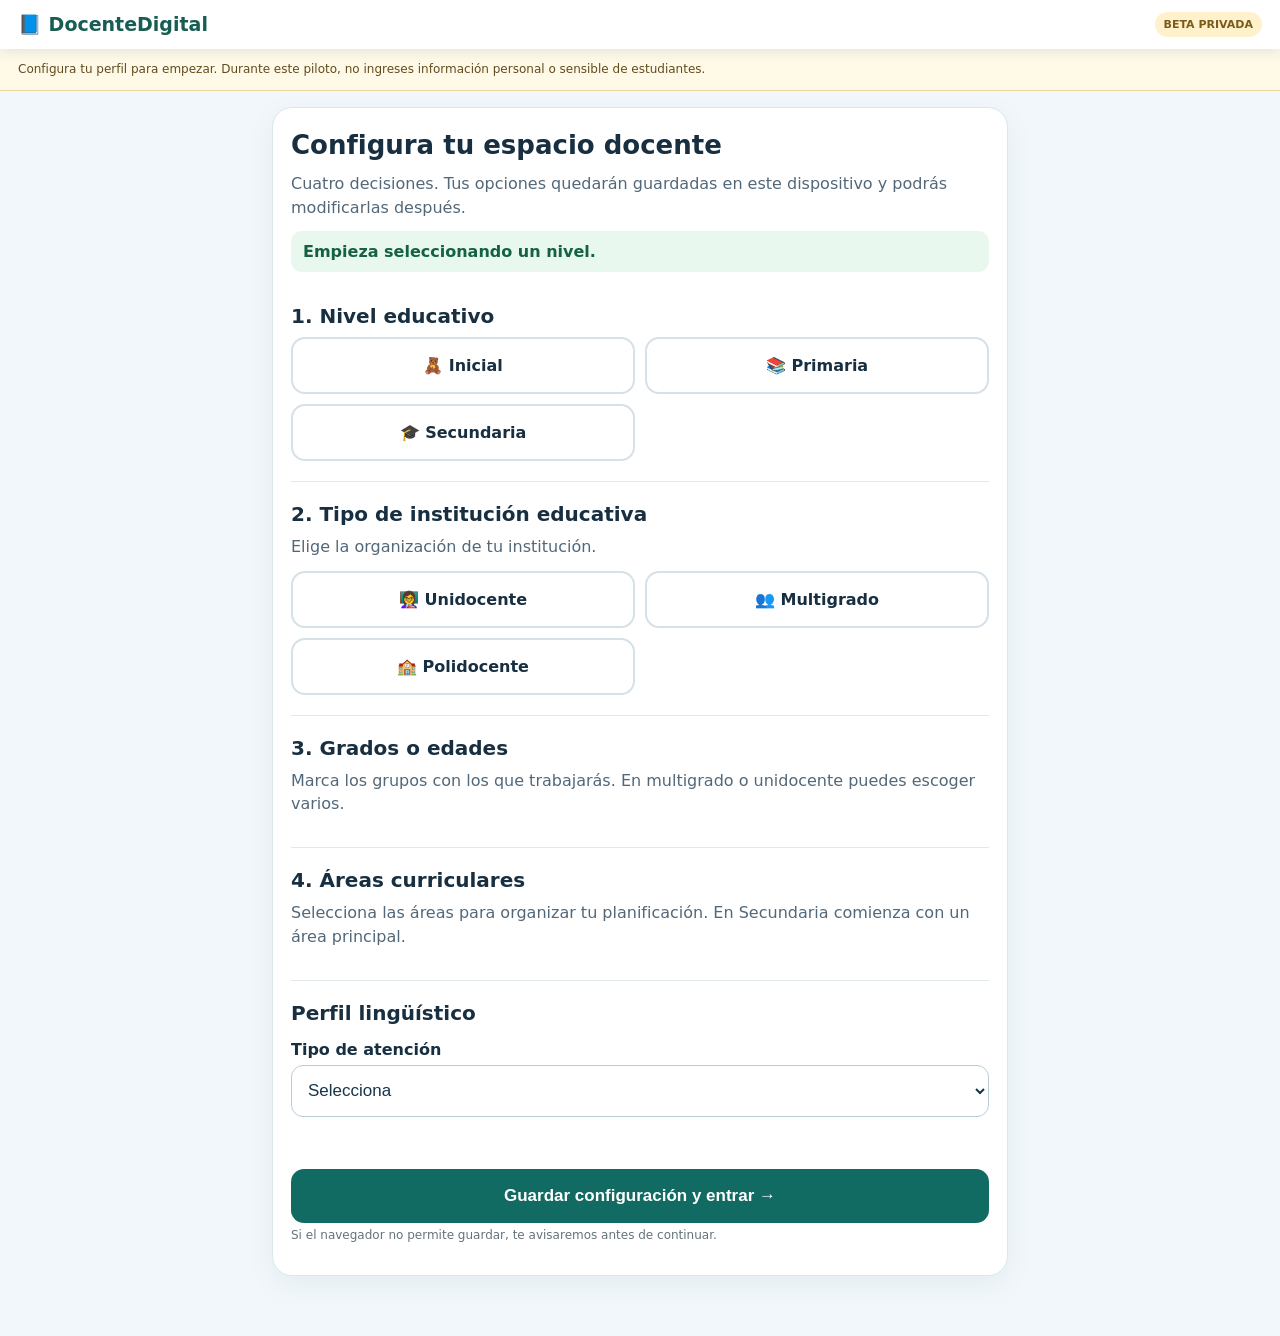
<file: onboarding.html>
<!doctype html>
<html lang="es">
<head>
<meta charset="utf-8">
<meta name="viewport" content="width=device-width,initial-scale=1,viewport-fit=cover">
<title>Configurar DocenteDigital</title>
<style>
*{box-sizing:border-box}html{scroll-behavior:smooth}body{margin:0;background:#f1f7fb;color:#172f40;font-family:system-ui,-apple-system,"Segoe UI",sans-serif;font-size:16px}
header{position:sticky;top:0;z-index:3;background:white;padding:12px 18px;box-shadow:0 2px 12px #214c6220;display:flex;align-items:center;justify-content:space-between}
.brand{font-size:19px;font-weight:850;color:#175d53}.beta{font-size:11px;font-weight:750;border-radius:20px;padding:6px 9px;background:#fff1cc;color:#795c19}
#ddBetaBanner{padding:12px 18px;background:#fff9e7;border-bottom:1px solid #edd597;color:#624c1e;font-size:12px;line-height:1.4}
main{max-width:760px;margin:16px auto 60px;padding:0 12px}
form{padding:18px;background:white;border:1px solid #d9e9e9;border-radius:20px;box-shadow:0 8px 30px #163d4d0e}
h1{font-size:26px;line-height:1.18;margin:4px 0 12px}h2{font-size:20px;line-height:1.25;margin:0 0 8px}p{color:#526879;line-height:1.46;margin:4px 0 12px}.part{padding:20px 0;border-bottom:1px solid #dfe8ea;scroll-margin-top:86px}.part:last-of-type{border:0}
.options{display:grid;grid-template-columns:repeat(2,minmax(0,1fr));gap:10px}.option{cursor:pointer;display:block}.option input{position:absolute;opacity:0;width:1px;height:1px}.option span{border:2px solid #d5e1e8;display:flex;align-items:center;justify-content:center;text-align:center;min-height:57px;padding:10px;border-radius:14px;font-weight:800;background:#fff}
.option input:checked+span{border-color:#137861;background:#dcf5e9;color:#135844}.option input:focus-visible+span{outline:3px solid #e7bd54;outline-offset:2px}
fieldset{padding:8px 12px 12px;border:1px solid #dce8e9;border-radius:14px;margin:10px 0;background:#fafffc}legend{font-weight:850;padding:0 7px;color:#185e4d}.check{display:flex;align-items:center;gap:12px;min-height:48px;padding:5px 7px;font-weight:650}.check input{width:23px;height:23px;accent-color:#167d62}
select,input[type=text]{width:100%;min-height:52px;border:1.5px solid #b9cdd5;border-radius:12px;background:white;font-size:17px;padding:9px 12px;color:#17354b}
label.field{display:block;font-weight:750;margin:14px 0}
.field select,.field input{margin-top:6px}
label[hidden],fieldset[hidden]{display:none!important}
.feedback{background:#e9f8ef;color:#146145;border-radius:11px;padding:11px 12px;font-weight:750;margin:12px 0;min-height:20px}
.error{padding:12px;background:#fff1e8;border:1px solid #e8b08c;color:#903d24;border-radius:12px;margin-top:14px;font-weight:750}
.actions{display:flex;gap:10px;flex-wrap:wrap;margin-top:18px}.btn{font-size:17px;font-weight:850;border:0;border-radius:13px;background:#126b62;color:white;padding:15px 18px;min-height:54px;cursor:pointer;flex:1}.muted{font-size:12px;color:#64737a}
@media(max-width:420px){.options{grid-template-columns:1fr 1fr}form{padding:16px}h1{font-size:24px}}
</style>
</head>
<body>
<header><span class="brand">📘 DocenteDigital</span><span class="beta">BETA PRIVADA</span></header>
<div id="ddBetaBanner">Configura tu perfil para empezar. Durante este piloto, no ingreses información personal o sensible de estudiantes.</div>
<main>
<form id="ddSetupNativeForm" novalidate>
<h1>Configura tu espacio docente</h1>
<p>Cuatro decisiones. Tus opciones quedarán guardadas en este dispositivo y podrás modificarlas después.</p>
<div id="ddNativeSelectionStatus" class="feedback" role="status" aria-live="polite">Empieza seleccionando un nivel.</div>

<section class="part" id="ddStepLevel">
<h2>1. Nivel educativo</h2>
<div class="options">
<label class="option"><input name="ddLevel" type="radio" value="Inicial"><span>🧸 Inicial</span></label>
<label class="option"><input name="ddLevel" type="radio" value="Primaria"><span>📚 Primaria</span></label>
<label class="option"><input name="ddLevel" type="radio" value="Secundaria"><span>🎓 Secundaria</span></label>
</div>
</section>

<section class="part" id="ddStepIE">
<h2>2. Tipo de institución educativa</h2>
<p id="ieHelp">Selecciona el nivel para mostrar las opciones.</p>
<div class="options">
<label class="option" id="ieUnidocente"><input name="ddIE" type="radio" value="Unidocente"><span>👩‍🏫 Unidocente</span></label>
<label class="option" id="ieMultigrado"><input name="ddIE" type="radio" value="Multigrado"><span>👥 Multigrado</span></label>
<label class="option"><input name="ddIE" type="radio" value="Polidocente"><span>🏫 Polidocente</span></label>
</div>
</section>

<section class="part" id="ddStepGrades">
<h2>3. Grados o edades</h2><p>Marca los grupos con los que trabajarás. En multigrado o unidocente puedes escoger varios.</p>
<fieldset data-dd-grade-group="Inicial" hidden><legend>Inicial</legend>
<label class="check"><input type="checkbox" value="3 años">3 años</label>
<label class="check"><input type="checkbox" value="4 años">4 años</label>
<label class="check"><input type="checkbox" value="5 años">5 años</label></fieldset>
<fieldset data-dd-grade-group="Primaria" hidden><legend>Primaria — marca únicamente los grados que enseñas</legend>
<p><b>III ciclo:</b> 1.º y 2.º</p>
<label class="check"><input type="checkbox" value="1.º">1.º</label>
<label class="check"><input type="checkbox" value="2.º">2.º</label>
<p><b>IV ciclo:</b> 3.º y 4.º</p>
<label class="check"><input type="checkbox" value="3.º">3.º</label>
<label class="check"><input type="checkbox" value="4.º">4.º</label>
<p><b>V ciclo:</b> 5.º y 6.º</p>
<label class="check"><input type="checkbox" value="5.º">5.º</label>
<label class="check"><input type="checkbox" value="6.º">6.º</label></fieldset>
<fieldset data-dd-grade-group="Secundaria" hidden><legend>Secundaria</legend>
<label class="check"><input type="checkbox" value="1.º">1.º</label>
<label class="check"><input type="checkbox" value="2.º">2.º</label>
<label class="check"><input type="checkbox" value="3.º">3.º</label>
<label class="check"><input type="checkbox" value="4.º">4.º</label>
<label class="check"><input type="checkbox" value="5.º">5.º</label></fieldset>
</section>

<section class="part" id="ddStepAreas">
<h2>4. Áreas curriculares</h2><p>Selecciona las áreas para organizar tu planificación. En Secundaria comienza con un área principal.</p>
<fieldset data-dd-area-group="Inicial" hidden><legend>Inicial</legend>
<label class="check"><input type="checkbox" value="Comunicación">Comunicación</label>
<label class="check"><input type="checkbox" value="Matemática">Matemática</label>
<label class="check"><input type="checkbox" value="Personal Social">Personal Social</label>
<label class="check"><input type="checkbox" value="Ciencia y Tecnología">Ciencia y Tecnología</label>
<label class="check"><input type="checkbox" value="Psicomotriz">Psicomotriz</label>
<label class="check" id="cslLabel" hidden><input type="checkbox" value="Castellano como segunda lengua">Castellano como segunda lengua (solo si corresponde EIB)</label>
</fieldset>
<fieldset data-dd-area-group="Primaria" hidden><legend>Primaria</legend>
<label class="check"><input type="checkbox" value="Comunicación">Comunicación</label>
<label class="check"><input type="checkbox" value="Matemática">Matemática</label>
<label class="check"><input type="checkbox" value="Personal Social">Personal Social</label>
<label class="check"><input type="checkbox" value="Ciencia y Tecnología">Ciencia y Tecnología</label>
<label class="check"><input type="checkbox" value="Arte y Cultura">Arte y Cultura</label>
<label class="check"><input type="checkbox" value="Educación Física">Educación Física</label>
<label class="check"><input type="checkbox" value="Educación Religiosa">Educación Religiosa</label>
</fieldset>
<fieldset data-dd-area-group="Secundaria" hidden><legend>Secundaria</legend>
<label class="check"><input type="checkbox" value="Comunicación">Comunicación</label>
<label class="check"><input type="checkbox" value="Matemática">Matemática</label>
<label class="check"><input type="checkbox" value="Ciencia y Tecnología">Ciencia y Tecnología</label>
<label class="check"><input type="checkbox" value="Ciencias Sociales">Ciencias Sociales</label>
<label class="check"><input type="checkbox" value="DPCC">DPCC</label>
<label class="check"><input type="checkbox" value="Inglés">Inglés</label>
<label class="check"><input type="checkbox" value="Educación Física">Educación Física</label>
<label class="check"><input type="checkbox" value="Arte y Cultura">Arte y Cultura</label>
<label class="check"><input type="checkbox" value="Educación Religiosa">Educación Religiosa</label>
<label class="check"><input type="checkbox" value="EPT">EPT</label>
</fieldset>
</section>

<section class="part" id="ddStepLanguage">
<h2>Perfil lingüístico</h2>
<label class="field">Tipo de atención
<select id="linguisticMode">
<option value="">Selecciona</option>
<option value="Monolingüe castellano">Monolingüe castellano</option>
<option value="EIB">Educación Intercultural Bilingüe (EIB)</option>
</select></label>
<div id="originControls" hidden>
<label class="field">Lengua de trabajo
<select id="language"><option value="Bilingüe">Bilingüe</option><option value="Lengua originaria">Lengua originaria</option></select></label>
<label class="field">Lengua originaria o variedad de tu IE
<select id="quechuaVar">
<option value="Ninguna">Selecciona</option>
<option>Quechua Cusco-Collao (Cusco)</option>
<option>Quechua Chanka</option>
<option>Quechua Central</option>
<option>Quechua Cajamarca</option>
<option>Quechua Inkawasi-Kañaris</option>
<option>Quechua amazónico / Kichwa amazónico</option>
<option>Aimara</option>
<option>Achuar</option><option>Amahuaca</option><option>Arabela</option>
<option>Asháninka</option><option>Asheninka</option><option>Awajún</option>
<option>Bora</option><option>Chamicuro</option><option>Cashinahua</option>
<option>Ese eja</option><option>Harakbut</option><option>Iñapari</option>
<option>Ikitu</option><option>Isconahua</option><option>Jaqaru</option>
<option>Kakataibo</option><option>Kakinte</option><option>Kandozi-Chapra</option>
<option>Kapanawa</option><option>Kawki</option><option>Kukama Kukamiria</option>
<option>Madija</option><option>Maijuna</option><option>Matsés</option>
<option>Matsigenka</option><option>Muniche</option><option>Murui-Muinani</option>
<option>Nahua (Yora)</option><option>Nanti</option><option>Nomatsigenga</option>
<option>Ocaina</option><option>Omagua</option><option>Resígaro</option>
<option>Secoya</option><option>Sharanahua</option><option>Shawi</option>
<option>Shipibo-Konibo</option><option>Shiwilu</option><option>Taushiro</option>
<option>Ticuna</option><option>Urarina</option><option>Wampis</option>
<option>Yagua</option><option>Yaminahua</option><option>Yanesha</option><option>Yine</option>
<option value="Otra lengua originaria">Otra lengua originaria</option>
</select></label>
<label class="field" id="otherLanguageBox" hidden>Especifica la lengua y su variedad
<input id="otherLanguage" type="text" maxlength="100" placeholder="Escribe la denominación que usa tu IE"></label>
<p class="muted">La variedad debe confirmarla el docente; DocenteDigital no la asigna por ubicación.</p>
</div>
</section>

<div id="ddNativeSetupMessage" class="error" hidden role="alert"></div>
<div class="actions"><button class="btn" type="submit">Guardar configuración y entrar →</button></div>
<p class="muted">Si el navegador no permite guardar, te avisaremos antes de continuar.</p>
</form>
<noscript><div class="error">Activa JavaScript o abre la página en Chrome para completar la configuración.</div></noscript>
</main>
<script>
(function(){
  const $=id=>document.getElementById(id);
  const choose=name=>document.querySelector('input[name="'+name+'"]:checked')?.value||'';
  const q=selector=>[...document.querySelectorAll(selector)];
  const group=(kind,level)=>q('[data-dd-'+kind+'-group]').find(el=>el.getAttribute('data-dd-'+kind+'-group')===level);
  const selected=(kind,level)=>group(kind,level)?q('[data-dd-'+kind+'-group="'+level+'"] input:checked').map(el=>el.value):[];
  let previous={};
  try{previous=JSON.parse(localStorage.getItem('docenteDigitalPrototype')||'{}');if(!previous||typeof previous!=='object'||Array.isArray(previous))previous={};}
  catch(e){previous={};}
  try{
    const rawRecovery=sessionStorage.getItem('ddPreOnboardingRecovery');
    if(rawRecovery){
      window.__ddStorageRecovered=JSON.parse(rawRecovery);
      sessionStorage.removeItem('ddPreOnboardingRecovery');
      const message=document.createElement('div');
      message.className='error';
      message.textContent=window.__ddStorageRecovered.backedUp
        ? 'Detectamos una configuración dañada y guardamos una copia recuperable. Puedes configurar de nuevo sin perder el original.'
        : 'Detectamos datos dañados y no pudimos crear un respaldo. No continúes con información importante hasta habilitar el almacenamiento.';
      $('ddNativeSelectionStatus')?.insertAdjacentElement('afterend',message);
    }
  }catch(_e){}
  function scroll(id){setTimeout(()=>$(id)?.scrollIntoView({behavior:'smooth',block:'start'}),90);}
  function note(){
    const level=choose('ddLevel'),ie=choose('ddIE'),grades=selected('grade',level),areas=selected('area',level);
    $('ddNativeSelectionStatus').textContent=level
      ?'✓ '+level+(ie?' · '+ie:'')+(grades.length?' · '+grades.join(', '):'')+(areas.length?' · '+areas.join(', '):'')
      :'Empieza seleccionando un nivel.';
  }
  function sync(){
    const level=choose('ddLevel'),ie=choose('ddIE');
    q('[data-dd-grade-group]').forEach(el=>el.hidden=el.getAttribute('data-dd-grade-group')!==level);
    q('[data-dd-area-group]').forEach(el=>el.hidden=el.getAttribute('data-dd-area-group')!==level);
    $('ieUnidocente').hidden=level==='Secundaria';
    $('ieMultigrado').hidden=level==='Secundaria';
    $('ieHelp').textContent=level==='Secundaria'
      ?'La planificación de Secundaria se organiza por área.'
      :'Elige la organización de tu institución.';
    if(level==='Secundaria'&&ie&&ie!=='Polidocente')q('input[name=ddIE]').forEach(x=>x.checked=false);
    const eib=$('linguisticMode').value==='EIB';
    $('originControls').hidden=!eib;
    $('otherLanguageBox').hidden=$('quechuaVar').value!=='Otra lengua originaria';
    const csl=level==='Inicial'&&eib&&$('language').value==='Lengua originaria'&&selected('grade',level).includes('5 años');
    $('cslLabel').hidden=!csl;
    if(!csl)$('cslLabel').querySelector('input').checked=false;
    note();
  }
  function err(message){
    $('ddNativeSetupMessage').textContent=message;
    $('ddNativeSetupMessage').hidden=false;
    $('ddNativeSetupMessage').scrollIntoView({behavior:'smooth',block:'center'});
  }
  q('input[name=ddLevel]').forEach(input=>input.addEventListener('change',()=>{
    q('[data-dd-grade-group] input,[data-dd-area-group] input').forEach(x=>x.checked=false);
    sync();scroll('ddStepIE');
  }));
  q('input[name=ddIE]').forEach(input=>input.addEventListener('change',()=>{
    q('[data-dd-grade-group] input').forEach(x=>x.checked=false);
    sync();scroll('ddStepGrades');
  }));
  q('[data-dd-grade-group] input').forEach(input=>input.addEventListener('change',()=>{
    if(choose('ddIE')==='Polidocente'&&input.checked)
      q('[data-dd-grade-group="'+choose('ddLevel')+'"] input').filter(x=>x!==input).forEach(x=>x.checked=false);
    sync();
  }));
  q('[data-dd-area-group] input').forEach(input=>input.addEventListener('change',()=>{
    if(choose('ddLevel')==='Secundaria'&&input.checked)
      q('[data-dd-area-group="Secundaria"] input').filter(x=>x!==input).forEach(x=>x.checked=false);
    sync();
  }));
  ['linguisticMode','language','quechuaVar'].forEach(id=>$(id).addEventListener('change',sync));
  function restore(){
    if(previous.level)q('input[name=ddLevel]').forEach(x=>x.checked=x.value===previous.level);
    if(previous.ieType)q('input[name=ddIE]').forEach(x=>x.checked=x.value===previous.ieType);
    q('[data-dd-grade-group] input').forEach(x=>x.checked=(previous.grades||[]).includes(x.value)&&x.closest('fieldset')?.getAttribute('data-dd-grade-group')===previous.level);
    q('[data-dd-area-group] input').forEach(x=>x.checked=(previous.areas||[]).includes(x.value)&&x.closest('fieldset')?.getAttribute('data-dd-area-group')===previous.level);
    if(previous.linguisticMode)$('linguisticMode').value=previous.linguisticMode;
    if(previous.language&&[...$('language').options].some(x=>x.value===previous.language))$('language').value=previous.language;
    const origin=previous.indigenousLanguage||previous.quechuaVar;
    if(origin&&[...$('quechuaVar').options].some(x=>x.value===origin))$('quechuaVar').value=origin;
    sync();
  }
  $('ddSetupNativeForm').addEventListener('submit',event=>{
    event.preventDefault();
    $('ddNativeSetupMessage').hidden=true;
    const level=choose('ddLevel'),ie=choose('ddIE'),grades=selected('grade',level),areas=selected('area',level),mode=$('linguisticMode').value;
    if(!level)return err('Selecciona un nivel educativo.');
    if(!ie)return err('Selecciona el tipo de IE.');
    if(level==='Secundaria'&&ie!=='Polidocente')return err('En esta versión, la planificación de Secundaria se organiza como polidocente.');
    if(!grades.length)return err('Selecciona al menos un grado o edad.');
    if(ie==='Polidocente'&&grades.length>1)return err('Selecciona un solo grado o edad para esta planificación polidocente.');
    if(!areas.length)return err('Selecciona al menos un área.');
    if(level==='Secundaria'&&areas.length>1)return err('Comienza con un área de Secundaria.');
    if(!mode)return err('Selecciona el tipo de atención lingüística.');
    let origin='Ninguna',language='Castellano';
    if(mode==='EIB'){
      origin=$('quechuaVar').value;
      if(!origin||origin==='Ninguna')return err('Selecciona y confirma la lengua originaria de tu IE.');
      if(origin==='Otra lengua originaria'){origin=$('otherLanguage').value.trim();if(origin.length<3)return err('Escribe la lengua y su variedad.');}
      language=$('language').value;
    }
    const next={...previous,level,ieType:ie,grades,areas,language,quechuaVar:origin,indigenousLanguage:origin,
      linguisticMode:mode,linguisticSelectionConfirmed:mode==='EIB'};
    try{
      localStorage.setItem('docenteDigitalPrototype',JSON.stringify(next));
      const saved=JSON.parse(localStorage.getItem('docenteDigitalPrototype')||'null');
      if(saved?.level!==level||saved?.ieType!==ie)return err('No pudimos comprobar el guardado. Abre el enlace en Chrome y vuelve a intentarlo.');
      const dest=new URL('./',location.href);
      dest.search=location.search;
      location.replace(dest.href);
    }catch(e){err('Este navegador está bloqueando el almacenamiento. Abre el enlace en Chrome o habilita los datos del sitio. No se perderán los datos que aún no guardaste.');}
  });
  restore();
})();
</script>
</body>
</html>
</file>
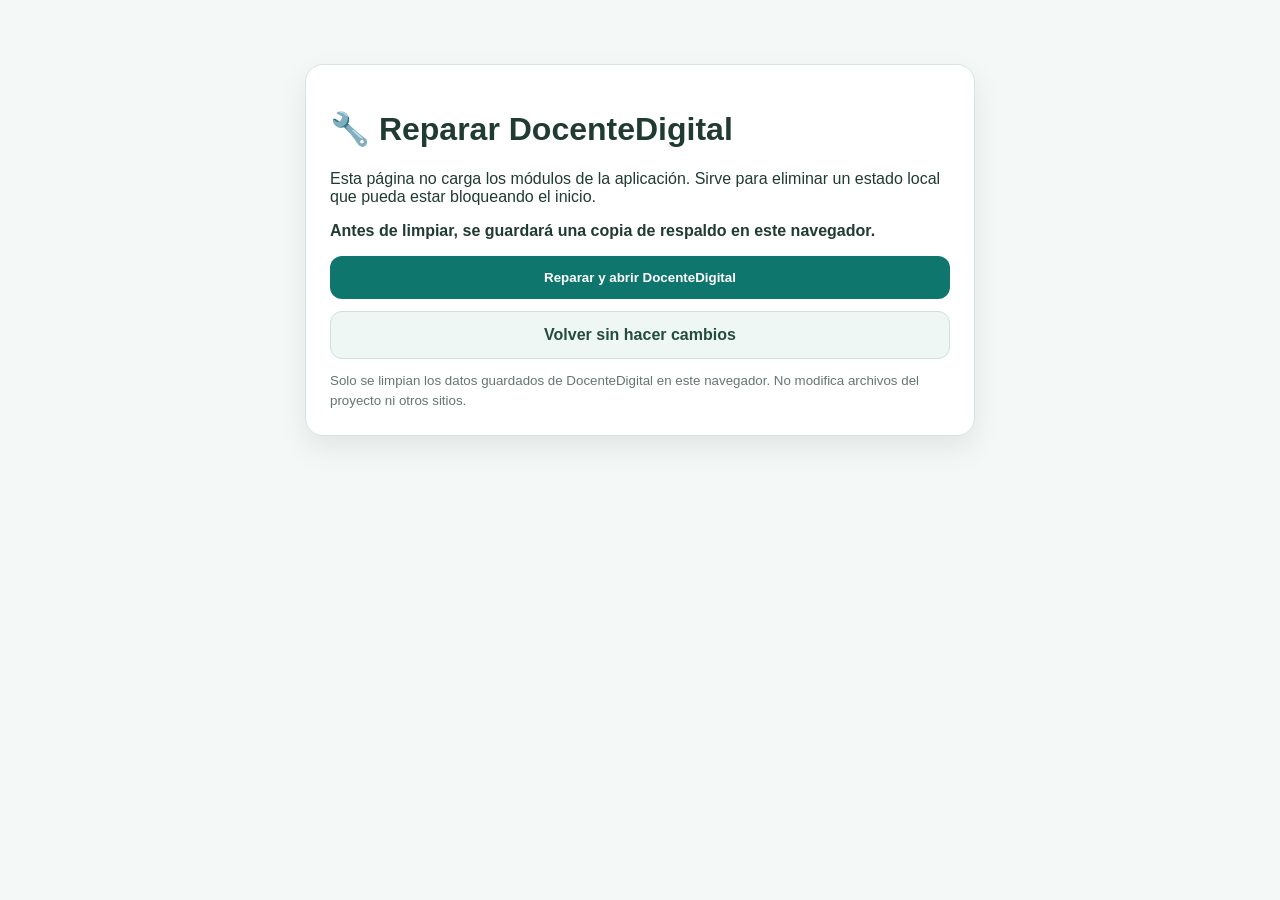
<file: reparar.html>
<!doctype html><html lang="es"><head><meta charset="utf-8"><meta name="viewport" content="width=device-width,initial-scale=1"><title>Reparar DocenteDigital</title><style>body{font-family:Arial,sans-serif;background:#f4f8f6;margin:0;padding:24px;color:#203b31}.card{max-width:620px;margin:40px auto;background:white;border:1px solid #d8e5df;border-radius:18px;padding:24px;box-shadow:0 12px 30px rgba(0,0,0,.08)}button,a{display:block;width:100%;box-sizing:border-box;padding:14px;border-radius:12px;text-align:center;font-weight:700;margin-top:12px;text-decoration:none}.main{border:0;background:#0f766e;color:#fff}.main:disabled{opacity:.65;cursor:not-allowed}.alt{background:#eef7f3;color:#234d3d;border:1px solid #cfe1d9}.ok{margin-top:12px;padding:10px;border-radius:10px;background:#eaf7ef;display:none}small{color:#65766e;line-height:1.5;display:block;margin-top:12px}</style></head><body><div class="card"><h1>🔧 Reparar DocenteDigital</h1><p>Esta página no carga los módulos de la aplicación. Sirve para eliminar un estado local que pueda estar bloqueando el inicio.</p><p><b>Antes de limpiar, se guardará una copia de respaldo en este navegador.</b></p><button class="main" id="repair">Reparar y abrir DocenteDigital</button><a class="alt" href="/">Volver sin hacer cambios</a><div class="ok" id="ok">✓ Respaldo creado y configuración local limpia. Abriendo DocenteDigital…</div><small>Solo se limpian los datos guardados de DocenteDigital en este navegador. No modifica archivos del proyecto ni otros sitios.</small></div><script>document.getElementById('repair').onclick=function(){var btn=this;if(!confirm('Se limpiará la configuración y el trabajo local de DocenteDigital en este navegador. Antes de continuar se creará una copia recuperable en este mismo navegador. ¿Deseas reparar ahora?'))return;btn.disabled=true;try{var k='docenteDigitalPrototype',b='docenteDigitalPrototype_reset_backup',v=localStorage.getItem(k);if(v)localStorage.setItem(b,JSON.stringify({savedAt:new Date().toISOString(),data:v}));localStorage.removeItem(k);document.getElementById('ok').style.display='block';setTimeout(function(){location.href='/?reparado=1';},350);}catch(e){btn.disabled=false;alert('No se pudo reparar la información guardada. Para evitar pérdida de datos, no se realizó ningún cambio.');}};</script></body></html>
</file>
<file: styles.css>
:root{--bg:#f4f8fb;--card:#fff;--text:#17324d;--muted:#66788a;--line:#dbe7ef;--p:#0f766e;--p2:#2563eb;--a:#f59e0b;--shadow:0 10px 30px rgba(15,48,75,.10);--r:20px}*{box-sizing:border-box}body{margin:0;font-family:Inter,Segoe UI,Arial,sans-serif;background:var(--bg);color:var(--text)}button,input,select,textarea{font:inherit}button{cursor:pointer}.topbar{position:sticky;top:0;z-index:20;background:rgba(255,255,255,.96);backdrop-filter:blur(10px);border-bottom:1px solid var(--line);padding:10px 16px;display:flex;align-items:center;justify-content:space-between}.brand{display:flex;align-items:center;gap:10px;font-size:20px}.logo{width:42px;height:42px;border-radius:14px;background:linear-gradient(135deg,var(--p),var(--p2));display:grid;place-items:center}.mode{display:flex;gap:4px;background:#eef4f7;padding:4px;border-radius:14px}.mode button{border:0;background:transparent;padding:8px 10px;border-radius:10px;font-weight:800;color:var(--muted)}.mode button.active{background:#fff;color:var(--p);box-shadow:0 2px 8px rgba(0,0,0,.08)}.layout{display:grid;grid-template-columns:240px 1fr;min-height:calc(100vh - 63px)}.sidebar{background:#fff;border-right:1px solid var(--line);padding:14px;position:sticky;top:63px;height:calc(100vh - 63px)}.nav{width:100%;border:0;background:transparent;border-radius:14px;padding:12px 13px;text-align:left;margin:3px 0;font-weight:800;color:#486175}.nav.active,.nav:hover{background:#eaf7f5;color:var(--p)}.content{padding:24px;max-width:1220px;width:100%;margin:0 auto}.screen{display:none}.screen.active{display:block}.setup{max-width:900px;margin:0 auto}.card,.hero{background:#fff;border:1px solid var(--line);border-radius:var(--r);box-shadow:var(--shadow)}.card{padding:18px}.inner{margin-top:16px;background:#f8fbfd;box-shadow:none}.hero{padding:24px;background:linear-gradient(135deg,#eaf7f5,#eef4ff)}.hero h1{font-size:clamp(28px,4vw,44px);margin:7px 0}.hero p,.sub,.card p{color:var(--muted)}h1{font-size:30px;margin:0 0 7px}h2{margin:0 0 8px}.pill{display:inline-block;padding:5px 9px;border-radius:999px;background:#eaf7f5;color:var(--p);font-weight:900;font-size:13px}.grid{display:grid;grid-template-columns:repeat(12,1fr);gap:14px;margin-top:16px}.span4{grid-column:span 4}.span6{grid-column:span 6}.action-card{border:0;text-align:left;min-height:150px}.action-card>span{font-size:38px}.action-card h2{margin-top:10px}.btn{border:0;border-radius:14px;padding:11px 15px;background:var(--p);color:#fff;font-weight:900}.btn.alt{background:#eaf7f5;color:var(--p)}.btn.amber{background:var(--a)}.btn.ghost{background:#fff;color:var(--p);border:1px solid var(--line)}.btn.block{width:100%}.actions{display:flex;gap:8px;margin-top:18px}.choices{display:flex;flex-wrap:wrap;gap:8px}.choice{border:1px solid #cfdde7;background:#fff;border-radius:14px;padding:10px 13px;font-weight:850;color:#486175}.choice.active{background:#e9f7f4;border-color:#88c9bf;color:#0d6c64}.steps{display:flex;gap:7px;flex-wrap:wrap;margin-bottom:18px}.step{background:#edf3f7;color:#6d8190;border-radius:999px;padding:7px 10px;font-weight:850;font-size:13px}.step.active{background:#ddf5ed;color:#166b55}.form2{display:grid;grid-template-columns:repeat(2,1fr);gap:12px}.form2 label{font-weight:850}.form2 .full{grid-column:1/-1}input,select,textarea{width:100%;padding:12px;border:1px solid #cfdde7;border-radius:13px;background:#fff;margin-top:7px}textarea{min-height:110px}.hidden{display:none!important}.expert-only{display:none}.expert .expert-only{display:block}.notice,.success{padding:12px 14px;border-radius:14px;margin:12px 0}.notice{background:#fff7dc;border:1px solid #f2da89;color:#715820}.success{background:#eaf8ef;border:1px solid #bce6ca;color:#235f38}.topgap{margin-top:14px}.metric{font-size:28px;font-weight:900}.metric small{display:block;font-size:13px;font-weight:700;color:var(--muted);margin-top:6px}.tabs{display:flex;gap:7px;overflow:auto;margin-bottom:12px}.tab{white-space:nowrap;border:1px solid var(--line);border-radius:999px;padding:8px 12px;background:#fff;font-weight:800}.tab.active{background:var(--p);color:#fff}.document{background:#fff;border:1px solid var(--line);border-radius:16px;padding:18px;line-height:1.55}.chatbar{position:sticky;bottom:14px;z-index:8;display:flex;gap:7px;background:#fff;border:1px solid var(--line);border-radius:18px;padding:8px;box-shadow:0 14px 35px rgba(20,50,80,.16);margin-top:14px}.chatbar input{border:0;background:#f4f8fa;margin:0}.chatmsg{background:#edf7fb;border-radius:13px;padding:10px;margin-top:8px}.mobile-nav{display:none}#director .card{position:relative}/* Director v1 has real wired actions. Prototype buttons are disabled by JS guards; do not hide every Director action. */@media(max-width:850px){.layout{grid-template-columns:1fr}.sidebar{display:none}.content{padding:14px 12px 88px}.span4,.span6{grid-column:span 12}.form2{grid-template-columns:1fr}.form2 .full{grid-column:auto}.mobile-nav{display:grid;grid-template-columns:repeat(5,1fr);position:fixed;left:8px;right:8px;bottom:8px;z-index:30;background:#fff;border:1px solid var(--line);border-radius:18px;padding:5px;box-shadow:0 14px 35px rgba(20,50,80,.20)}.mobile-nav button{border:0;background:transparent;padding:7px 2px;border-radius:12px;color:#5b6f80;font-weight:800;font-size:11px}.mobile-nav button b{display:block;font-size:19px}.mobile-nav button.active{background:#eaf7f5;color:var(--p)}.chatbar{bottom:70px}.topbar{padding:9px 10px}.brand{font-size:16px}.mode button{font-size:12px;padding:7px 8px}}button:focus-visible,input:focus-visible,select:focus-visible,textarea:focus-visible{outline:3px solid #111827;outline-offset:3px}
/* Sugerencias contextuales de títulos */
.dd-title-suggestions{margin-top:8px}
.dd-title-options{display:grid;gap:7px;margin-top:8px}
.dd-title-option{width:100%;text-align:left;border:1px solid var(--line);background:#fff;border-radius:12px;padding:9px 11px;font:inherit;font-weight:700;color:var(--text);cursor:pointer}
.dd-title-option:hover{border-color:var(--p2);background:#f7fbfa}
.dd-title-option.active{border-color:var(--p);background:#eef8f4;color:var(--p)}
</file>
<file: nawinchay/styles.css>
:root{--ink:#29263b;--muted:#6e6980;--purple:#7356d8;--purple2:#efeaff;--green:#48a868;--green2:#e8f7ed;--orange:#f3a93b;--orange2:#fff3df;--blue:#4f8dd8;--blue2:#e8f2ff;--surface:#fff;--bg:#f7f5fb;--line:#e7e1f0;--shadow:0 12px 28px rgba(54,42,90,.09)}
*{box-sizing:border-box} body{margin:0;font-family:"Comic Sans MS","Trebuchet MS",system-ui,sans-serif;background:var(--bg);color:var(--ink)} button,input{font:inherit}.topbar{position:sticky;top:0;z-index:10;display:flex;align-items:center;justify-content:space-between;padding:14px clamp(14px,4vw,42px);background:rgba(255,255,255,.96);border-bottom:1px solid var(--line);backdrop-filter:blur(12px)}.brand{display:flex;gap:10px;align-items:center}.brand-mark{font-size:34px}.brand strong{display:block;font-size:24px;color:var(--purple)}.brand small{display:block;color:var(--green);font-weight:700}.top-actions{display:flex;align-items:center;gap:8px;flex-wrap:wrap}.badge,.ghost,.primary,.secondary,.back{border:0;border-radius:14px;padding:10px 14px;font-weight:700}.badge{font-size:13px;background:var(--green2);color:#25713f}.ghost{background:var(--purple2);color:var(--purple);cursor:pointer}.shell{width:min(1180px,94vw);margin:24px auto 60px}.hidden{display:none!important}.hero{display:grid;grid-template-columns:1fr auto;gap:28px;align-items:center;padding:30px;border-radius:28px;background:linear-gradient(135deg,#f1edff,#e9f8ee);box-shadow:var(--shadow)}.hero.compact{padding:24px}.hero h1{font-size:clamp(30px,5vw,52px);margin:5px 0 8px;line-height:1.05}.hero p{margin:0;max-width:760px;color:var(--muted);font-size:18px}.eyebrow{font-size:12px;letter-spacing:.12em;font-weight:900;color:var(--purple)}.mascot{font-size:70px}.progress-card{display:grid;grid-template-columns:auto 1fr auto;align-items:center;gap:18px;margin:18px 0;background:white;padding:18px 20px;border-radius:20px;box-shadow:var(--shadow)}.progress-card strong{font-size:30px;color:var(--green)}.progress-card span{color:var(--muted)}.bar{height:12px;background:#eeeaf5;border-radius:999px;overflow:hidden}.bar i{display:block;height:100%;width:0;background:linear-gradient(90deg,var(--purple),var(--green));transition:.35s}.reading-grid{display:grid;grid-template-columns:repeat(2,minmax(0,1fr));gap:16px}.reading-card{display:grid;grid-template-columns:72px 1fr auto;gap:14px;align-items:center;background:white;border:1px solid var(--line);padding:18px;border-radius:22px;box-shadow:0 7px 18px rgba(54,42,90,.055);cursor:pointer;transition:.18s}.reading-card:hover{transform:translateY(-2px);box-shadow:var(--shadow)}.reading-card .icon{width:68px;height:68px;display:grid;place-items:center;border-radius:20px;background:var(--orange2);font-size:34px}.reading-card h3{margin:0 0 4px;font-size:19px}.reading-card p{margin:0;color:var(--muted);font-size:14px}.status-dot{width:32px;height:32px;display:grid;place-items:center;border-radius:50%;background:#f0edf7;color:#9189a8}.reading-card.done .status-dot{background:var(--green2);color:var(--green)}.back{background:transparent;color:var(--purple);cursor:pointer;padding-left:0}.reader-head{display:flex;justify-content:space-between;align-items:center;margin:8px 0 12px}.reader-head h1{margin:4px 0 0;font-size:clamp(30px,5vw,50px)}.scene-emoji{font-size:64px}.stepper{display:flex;gap:8px;overflow:auto;padding:10px 0 16px}.step{min-width:130px;padding:9px 11px;border-radius:999px;background:#eae6ef;color:#777084;text-align:center;font-weight:700;font-size:13px}.step.active{background:var(--purple);color:white}.step.done{background:var(--green2);color:#267340}.stage{background:white;min-height:430px;border:1px solid var(--line);border-radius:28px;padding:clamp(20px,4vw,38px);box-shadow:var(--shadow)}.reader-nav{display:flex;justify-content:space-between;margin-top:14px}.primary,.secondary{cursor:pointer;padding:12px 18px}.primary{background:var(--purple);color:white}.secondary{background:white;color:var(--purple);border:1px solid var(--line)}.primary:disabled,.secondary:disabled{opacity:.4;cursor:not-allowed}.stage-title{font-size:27px;margin:0 0 8px}.stage-lead{color:var(--muted);font-size:18px}.prediction-scene,.reading-scene,.transfer-scene{display:grid;grid-template-columns:minmax(180px,.7fr) 1.3fr;gap:26px;align-items:center}.visual-box{min-height:230px;border-radius:26px;background:linear-gradient(160deg,var(--blue2),var(--green2));display:grid;place-items:center;font-size:92px;text-align:center;padding:20px}.big-input{width:100%;min-height:110px;border:2px solid var(--line);border-radius:20px;padding:16px;font-size:18px;resize:vertical}.reading-text{font-size:clamp(22px,3vw,30px);line-height:1.65;background:#fffdf6;border-radius:22px;padding:22px;border:1px solid #f1e8c9}.reading-text mark{background:#fff0a8;border-radius:5px;padding:0 2px}.audio-row{display:flex;gap:10px;flex-wrap:wrap;margin-top:14px}.word-grid{display:grid;grid-template-columns:repeat(3,1fr);gap:16px;margin:24px 0}.word-card{background:var(--blue2);border-radius:22px;padding:18px;text-align:center}.word-card .emoji{font-size:56px}.word-card b{display:block;font-size:26px}.case-pair{display:flex;align-items:center;justify-content:center;gap:14px;margin-top:14px;flex-wrap:wrap}.case-chip{padding:11px 16px;background:var(--purple2);border-radius:14px;font-size:20px;font-weight:800}.find-text{font-size:22px;line-height:1.8}.find-word{cursor:pointer;border-bottom:3px dotted var(--orange)}.find-word.found{background:#dff5e7;border-radius:6px;border-bottom-color:transparent}.question{padding:18px 0;border-bottom:1px dashed var(--line)}.question:last-child{border-bottom:0}.question h3{margin:0 0 12px}.options{display:grid;gap:9px}.option{border:2px solid var(--line);border-radius:16px;padding:12px 14px;background:white;text-align:left;cursor:pointer}.option.selected{border-color:var(--purple);background:var(--purple2)}.option.correct{border-color:var(--green);background:var(--green2)}.option.incorrect{border-color:#d75656;background:#fff0f0}.feedback{font-weight:700;margin-top:8px}.transfer-box{display:grid;gap:14px}.celebrate{text-align:center;padding:30px}.celebrate .big{font-size:86px}.celebrate h2{font-size:38px;margin:10px 0}.dashboard{display:grid;grid-template-columns:repeat(4,1fr);gap:12px;margin:18px 0}.dashboard article,.panel{background:white;border:1px solid var(--line);border-radius:22px;padding:20px;box-shadow:var(--shadow)}.dashboard b{display:block;font-size:32px;color:var(--purple)}.dashboard span{color:var(--muted)}.panel{margin-top:14px}.teacher-row{display:grid;grid-template-columns:1fr 130px 130px;gap:12px;padding:12px 0;border-bottom:1px solid var(--line)}.teacher-row:last-child{border-bottom:0}.connect-row{display:flex;gap:8px;flex-wrap:wrap}.connect-row input{flex:1;min-width:220px;border:2px solid var(--line);border-radius:14px;padding:11px 13px}.muted{color:var(--muted)}.toast{position:fixed;left:50%;bottom:24px;transform:translate(-50%,120px);background:#28243b;color:white;padding:12px 18px;border-radius:14px;box-shadow:var(--shadow);transition:.25s;z-index:30;max-width:90vw}.toast.show{transform:translate(-50%,0)}
@media(max-width:760px){.brand small{display:none}.topbar{align-items:flex-start}.top-actions{justify-content:flex-end}.badge{display:none}.shell{width:min(96vw,680px);margin-top:12px}.hero{padding:21px}.hero p{font-size:16px}.mascot{font-size:48px}.progress-card{grid-template-columns:auto 1fr}.progress-card>span{grid-column:1/-1}.reading-grid{grid-template-columns:1fr}.reading-card{grid-template-columns:62px 1fr auto}.prediction-scene,.reading-scene,.transfer-scene{grid-template-columns:1fr}.visual-box{min-height:170px;font-size:72px}.word-grid{grid-template-columns:1fr}.dashboard{grid-template-columns:1fr 1fr}.teacher-row{grid-template-columns:1fr auto}.teacher-row span:last-child{display:none}.stage{padding:18px;min-height:390px}.reader-nav{position:sticky;bottom:8px;background:rgba(247,245,251,.94);padding:8px;border-radius:18px}.scene-emoji{font-size:46px}.reader-head h1{font-size:30px}}

.diag-output{margin-top:12px;display:grid;gap:8px}.diag-row{display:flex;justify-content:space-between;gap:12px;padding:10px 12px;border-radius:12px;background:#f6f4fa}.diag-row.ok{background:var(--green2);color:#25713f}.diag-row.warn{background:#fff0e2;color:#985d1e}.diag-row span{color:inherit;text-align:right;font-size:13px}@media(max-width:760px){.diag-row{display:grid;grid-template-columns:1fr}.diag-row span{text-align:left}}

.teacher-auth-grid{display:grid;grid-template-columns:1fr 1fr auto auto;gap:10px;align-items:center}.teacher-auth-grid input,.teacher-auth-grid select{min-height:44px;border:2px solid var(--line);border-radius:14px;padding:10px 12px;background:white;color:var(--ink);font:inherit}.teacher-auth-grid select{grid-column:1/3}.teacher-auth-grid #teacherPairCode{grid-column:3/4;text-transform:uppercase;font-weight:800;letter-spacing:.12em;text-align:center}@media(max-width:900px){.teacher-auth-grid{grid-template-columns:1fr 1fr}.teacher-auth-grid select,.teacher-auth-grid #teacherPairCode{grid-column:auto}}@media(max-width:600px){.teacher-auth-grid{grid-template-columns:1fr}.teacher-auth-grid select,.teacher-auth-grid #teacherPairCode{grid-column:auto}}
</file>
<file: nawinchay/mobile-v4.css>
/* Ñawinchay 1.º — experiencia móvil tipo lectura acompañada */
:root{--kid-font:"Comic Sans MS","Comic Sans","Comic Neue",cursive;--tap:54px}
html{-webkit-text-size-adjust:100%;text-size-adjust:100%}
body,button,input,textarea,select{font-family:var(--kid-font)!important}
button{min-height:var(--tap);touch-action:manipulation;-webkit-tap-highlight-color:transparent}
.voice-guide{display:flex;gap:12px;align-items:center;background:linear-gradient(135deg,#fff8dc,#eef9ff);border:2px solid #eadfba;border-radius:22px;padding:14px 16px;margin-bottom:18px}.guide-avatar{font-size:42px;flex:0 0 auto}.voice-guide b{font-size:19px;color:var(--purple)}.voice-guide p{margin:3px 0 0;font-size:17px;line-height:1.35;color:var(--ink)}
.voice-actions,.read-along-bar,.reread-actions{display:flex;gap:10px;flex-wrap:wrap;margin:14px 0}.voice-btn,.mic-action{min-height:56px;font-size:17px}.mic-action.listening{background:#e74c3c!important;color:white!important;border-color:#e74c3c!important;animation:micPulse 1.1s infinite}@keyframes micPulse{50%{transform:scale(1.025);box-shadow:0 0 0 8px rgba(231,76,60,.12)}}
.guided-reading .sentence{border-radius:8px;padding:2px 1px;transition:.2s}.guided-reading .sentence.active{background:#fff0a8;box-shadow:0 0 0 3px #fff0a8}
.speech-result{margin-top:12px;padding:13px 15px;border-radius:16px;background:var(--green2);color:#245d36;font-size:16px;line-height:1.45}.question-top{display:flex;align-items:center;justify-content:space-between;gap:12px}.question-top .voice-btn{min-height:44px;padding:8px 12px;font-size:14px}.oral-answer{font-size:21px;line-height:1.5}.word-card small{display:block;margin-top:6px;color:var(--muted);font-size:13px}
@media(max-width:760px){
  body{background:white}.topbar{position:sticky;padding:10px 12px;align-items:center}.brand-mark{font-size:28px}.brand strong{font-size:21px}.top-actions{gap:4px}.top-actions .ghost{padding:8px 10px;min-height:42px;font-size:13px}.shell{width:100%;margin:0 auto 92px;padding:0 10px}.hero{border-radius:0;margin:0 -10px;padding:18px 16px;box-shadow:none;grid-template-columns:1fr auto}.hero h1{font-size:30px}.hero p{font-size:16px;line-height:1.4}.mascot{font-size:42px}.progress-card{margin:12px 0;padding:14px;border-radius:18px;gap:10px}.reading-grid{gap:10px}.reading-card{grid-template-columns:58px 1fr 30px;padding:13px;border-radius:18px;box-shadow:none}.reading-card .icon{width:56px;height:56px;font-size:30px;border-radius:16px}.reading-card h3{font-size:19px;line-height:1.2}.reading-card p{font-size:13px}.reader-head{padding:2px 4px}.reader-head h1{font-size:27px;line-height:1.15}.scene-emoji{font-size:40px}.stepper{gap:6px;padding:6px 0 10px}.step{min-width:108px;font-size:12px;padding:8px}.stage{border:0;border-radius:0;box-shadow:none;padding:12px 2px;min-height:0}.stage-title{font-size:26px}.stage-lead{font-size:18px;line-height:1.45}.prediction-scene,.reading-scene,.transfer-scene{gap:14px}.visual-box{min-height:145px;font-size:66px;border-radius:22px}.reading-text{font-size:24px;line-height:1.72;padding:16px;border-radius:18px}.big-input{min-height:118px;font-size:21px}.audio-row,.voice-actions,.read-along-bar,.reread-actions{display:grid;grid-template-columns:1fr;gap:8px}.audio-row button,.voice-actions button,.read-along-bar button,.reread-actions button{width:100%;min-height:58px}.word-grid{gap:10px}.word-card{padding:15px;border-radius:18px}.word-card b{font-size:28px}.question{padding:18px 0}.question h3{font-size:22px;line-height:1.35}.question-top{align-items:flex-start}.question-top .voice-btn{min-height:46px;white-space:nowrap}.option{min-height:58px;font-size:19px;padding:14px}.reader-nav{position:fixed;left:0;right:0;bottom:0;z-index:20;margin:0;padding:10px 12px max(10px,env(safe-area-inset-bottom));background:rgba(255,255,255,.97);border-top:1px solid var(--line);border-radius:0;box-shadow:0 -7px 22px rgba(54,42,90,.08)}.reader-nav button{width:48%;min-height:58px;font-size:17px}.voice-guide{margin-top:2px;padding:12px}.guide-avatar{font-size:36px}.voice-guide p{font-size:16px}.celebrate{padding:10px 2px}.celebrate h2{font-size:29px}.dashboard{grid-template-columns:1fr 1fr}.panel{border-radius:18px;padding:15px}.teacher-auth-grid{grid-template-columns:1fr}.teacher-auth-grid select,.teacher-auth-grid #teacherPairCode{grid-column:auto}}
@media(max-width:390px){.question-top{display:grid;grid-template-columns:1fr}.question-top .voice-btn{width:100%}.reader-head h1{font-size:24px}.reading-text{font-size:22px}.hero h1{font-size:27px}}
</file>
